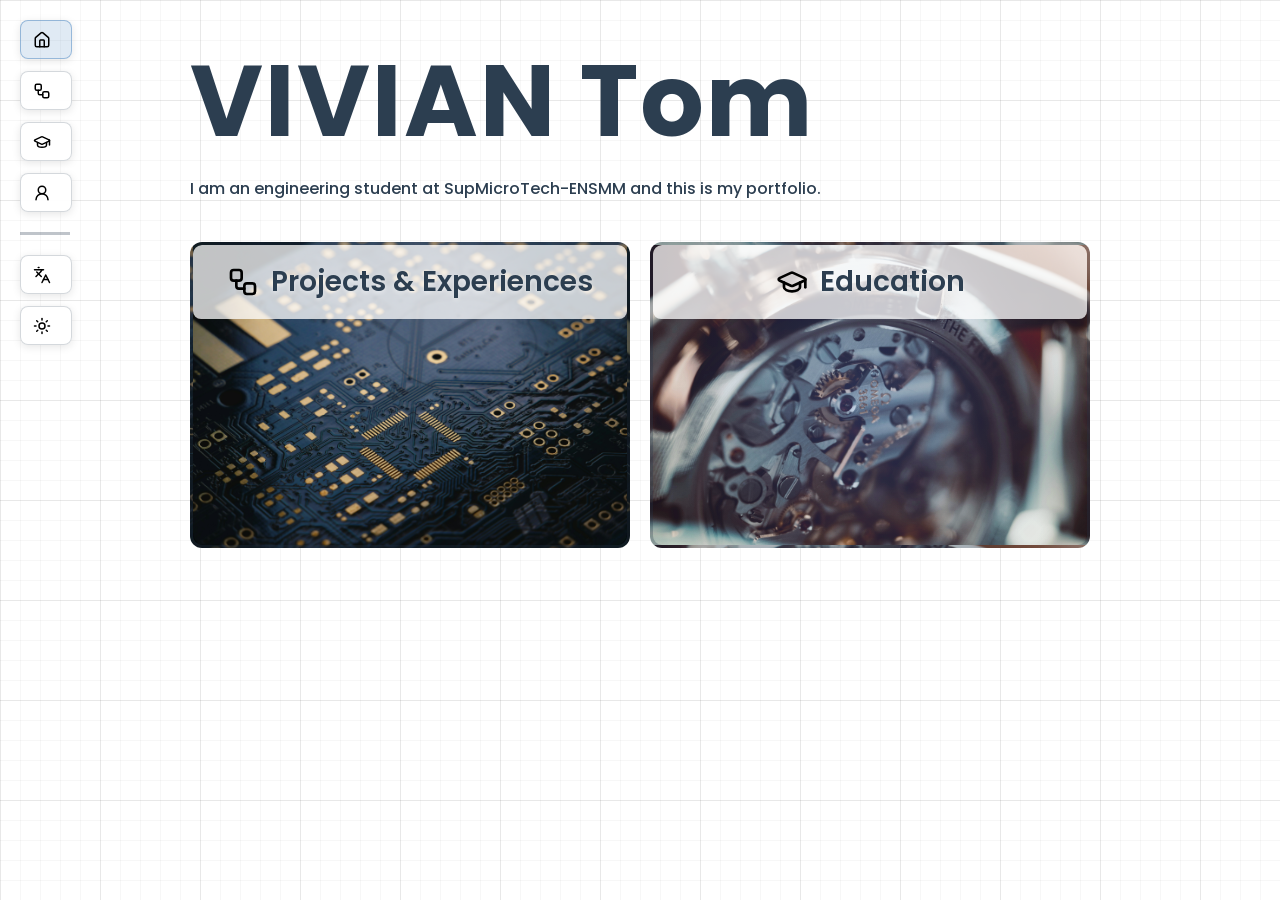
<file: index.html>
﻿<!DOCTYPE html>
<html lang="fr">
<head>
    <meta charset="UTF-8">
    <meta name="viewport" content="width=device-width, initial-scale=1.0">
    <title>Portfolio - Tom</title>
    <link rel="icon" type="image/png" sizes="32x32" href="assets/icons/favicon-32x32.png">
    
    <!-- Google Fonts -->
    <link href="https://fonts.googleapis.com/css2?family=Poppins:wght@400;600;700&display=swap" rel="stylesheet">
    
    <!-- Preload images critiques -->
    <link rel="preload" as="image" href="assets/home/engineering.jpg">
    <link rel="preload" as="image" href="assets/home/Supmicrotech.jpg">

    <!-- CSS -->
    <link rel="stylesheet" href="css/style.css">
    <link rel="stylesheet" href="css/dark-mode.css">
</head>

<body>
    <!-- Navigation Minimaliste en Haut à Gauche -->
    <nav id="top-nav" class="top-nav">
        <!-- Boutons Principaux -->
        <button class="nav-btn nav-btn-home" data-section="home" aria-label="Accueil">
            <span class="nav-icon"><img src="assets/icons/house.svg" alt="Home" class="nav-icon-img"></span>
            <span class="nav-label" data-i18n="nav.home">Accueil</span>
        </button>
        <button class="nav-btn nav-btn-projects" data-section="projects" aria-label="Projets & Expériences">
            <span class="nav-icon"><img src="assets/icons/workflow.svg" alt="Projects" class="nav-icon-img"></span>
            <span class="nav-label" data-i18n="nav.projects">Projets & Expériences</span>
        </button>
        <button class="nav-btn nav-btn-education" data-section="education" aria-label="Formation">
            <span class="nav-icon"><img src="assets/icons/graduation-cap.svg" alt="Formation" class="nav-icon-img"></span>
            <span class="nav-label" data-i18n="nav.education">Formation</span>
        </button>
        <button class="nav-btn nav-btn-contact" data-section="contact" aria-label="Me contacter">
            <span class="nav-icon"><img src="assets/icons/user-round.svg" alt="Contact" class="nav-icon-img"></span>
            <span class="nav-label" data-i18n="nav.contact">Me contacter</span>
        </button>

        <!-- Séparateur -->
        <div class="nav-separator"></div>

        <!-- Boutons Contrôles -->
        <div id="lang-toggle" class="nav-btn nav-btn-lang" role="button" aria-label="Changer de langue">
            <span class="nav-icon"><img src="assets/icons/languages.svg" alt="Language" class="nav-icon-img" id="lang-icon"></span>
            <span class="nav-label lang-selector">
                <span class="lang-option" data-lang="en">EN</span>
                <span class="lang-separator">|</span>
                <span class="lang-option" data-lang="fr">FR</span>
            </span>
        </div>
        <button id="theme-toggle" class="nav-btn nav-btn-theme" aria-label="Changer le thème">
            <span class="nav-icon"><img src="assets/icons/moon.svg" alt="Dark mode" class="nav-icon-img" id="theme-icon"></span>
            <span class="nav-label" id="theme-label" data-i18n="theme.dark">Mode sombre</span>
        </button>
    </nav>

    <!-- Contenu Principal -->
    <main id="main-content">
        <section id="home" class="page-section active">
            <div class="hero-section">
                <div class="hero-content">
                    <div class="hero-inner">
                        <h1 class="hero-title">VIVIAN Tom</h1>
                        <p class="hero-description" data-i18n="hero.subtitle" data-i18n-mode="html">Élève Ingénieur en 1ère année à <a href="https://www.supmicrotech.fr/" target="_blank" rel="noopener">SupMicroTech</a>, école de Mécanique et Microtechniques</p>
                        
                        <!-- Cases déroulables d'aperçu -->
                        <div class="preview-sections">
                            <!-- Case Projets -->
                            <details class="preview-card" data-section="projects">
                                <summary class="preview-title">
                                    <img src="assets/icons/workflow.svg" alt="Projects" class="preview-icon">
                                    <span data-i18n="nav.projects">Projets & Expériences</span>
                                </summary>
                                <div class="preview-content">
                                    <ul class="preview-list">
                                        <li data-i18n="projects.p6.title">Mu Air - Conception & Fabrication d'un simulateur d'avion</li>
                                        <li data-i18n="projects.p2.title">Mu Racing Team - Formula Student</li>
                                        <li data-i18n="projects.p3.title">Opérateur presse à injection plastique</li>
                                        <li data-i18n="projects.p4.title">TIPE – Désaturation de Roue de réaction</li>
                                        <li data-i18n="projects.p5.title">Rénovation appartements</li>
                                        <li data-i18n="projects.p7.title">Cours – CAO</li>
                                    </ul>
                                </div>
                                <p class="preview-hint" data-i18n="preview.hint">→ Cliquer pour accéder à la section</p>
                            </details>

                            <!-- Case Formation -->
                            <details class="preview-card" data-section="education">
                                <summary class="preview-title">
                                    <img src="assets/icons/graduation-cap.svg" alt="Formation" class="preview-icon">
                                    <span data-i18n="nav.education">Formation</span>
                                </summary>
                                <div class="preview-content">
                                    <ul class="preview-list">
                                        <li data-i18n="education.e1.title" data-i18n-mode="html">SupMicroTech - École Nationale Supérieure de Mécanique et Microtechniques</li>
                                        <li data-i18n="education.e2.title">CPGE (MP & MP2I)</li>
                                        <li data-i18n="education.e3.title">Lycée général</li>
                                    </ul>
                                </div>
                                <p class="preview-hint" data-i18n="preview.hint">→ Cliquer pour accéder à la section</p>
                            </details>
                        </div>
                    </div>
                </div>
            </div>
        </section>

        <section id="projects" class="page-section">
            <div class="projects-container">
                <div class="flex-container">
                    <!-- Colonne de Gauche : Compétences -->
                    <div class="skills-column">
                        <h2 class="sidebar-title"><span data-i18n="projects.skills.title">Compétences</span> <span class="skills-separator-label">-</span> <span class="skills-hard-label">Hard</span><span class="skills-separator-label">/</span><span class="skills-soft-label">Soft</span></h2>
                        <aside class="skills-sidebar">
                        <div class="skills-list">
                            <hr class="skills-separator">
                            <p class="skills-learning-label" data-i18n="projects.skills.acquired">Compétences acquises</p>
                            <button class="skill-filter skill-hard" data-target-skill="cad-creo">
                                <span data-i18n="projects.skills.cad">CAO - PTC Creo</span>
                                <span class="skill-detail" data-i18n="projects.skills.cad.detail">Modélisation 3D · Assemblages · Mises en plan · Documents techniques</span>
                            </button>
                            <button class="skill-filter skill-hard" data-target-skill="python">
                                <span data-i18n="projects.skills.python">Programmation Python</span>
                                <span class="skill-detail" data-i18n="projects.skills.python.detail">Algorithmique · Simulation numérique · Analyse de données · Bibliothèques scientifiques</span>
                            </button>
                            <button class="skill-filter skill-hard" data-target-skill="ingenierie-systeme">
                                <span data-i18n="projects.skills.system">Ingénierie Système</span>
                                <span class="skill-detail" data-i18n="projects.skills.system.detail">Analyse fonctionnelle · Architecture système · Gestion des interfaces · Cahier des charges</span>
                            </button>
                            <button class="skill-filter skill-soft" data-target-skill="travail-equipe">
                                <span data-i18n="projects.skills.team">Travail d'équipe</span>
                                <span class="skill-detail" data-i18n="projects.skills.team.detail">Collaboration pluridisciplinaire · Communication · Cohésion d'équipe</span>
                            </button>
                            <button class="skill-filter skill-soft" data-target-skill="rigueur-adaptabilite">
                                <span data-i18n="projects.skills.rigor">Rigueur & Adaptabilité</span>
                                <span class="skill-detail" data-i18n="projects.skills.rigor.detail">Précision · Méthode de travail · Gestion des imprévus</span>
                            </button>
                            <button class="skill-filter skill-soft" data-target-skill="culture-terrain">
                                <span data-i18n="projects.skills.field">Culture terrain</span>
                                <span class="skill-detail" data-i18n="projects.skills.field.detail">Production industrielle · Réalité du terrain · Poste de nuit</span>
                            </button>
                            <hr class="skills-separator">
                            <p class="skills-learning-label" data-i18n="projects.skills.learning">En cours d'acquisition</p>
                            <button class="skill-filter skill-hard" data-target-skill="production">
                                <span data-i18n="projects.skills.mrp">Gestion de Production (MRP)</span>
                                <span class="skill-detail" data-i18n="projects.skills.mrp.detail">MRP / MRP II · Gestion des stocks · Ordonnancement · Flux de production</span>
                            </button>
                            <button class="skill-filter skill-hard" data-target-skill="metrologie-industrielle">
                                <span data-i18n="projects.skills.metrology">Métrologie Industrielle</span>
                                <span class="skill-detail" data-i18n="projects.skills.metrology.detail">Incertitudes de mesure · Contrôle géométrique · Plans d'expériences · États de surface</span>
                            </button>
                            <button class="skill-filter skill-hard" data-target-skill="cotation-iso-gps">
                                <span data-i18n="projects.skills.iso">Cotation ISO / GPS</span>
                                <span class="skill-detail" data-i18n="projects.skills.iso.detail">Spécifications dimensionnelles · Géométriques · Tolérances de forme et position</span>
                            </button>
                            <button class="skill-filter skill-hard" data-target-skill="automatique-commande">
                                <span data-i18n="projects.skills.control">Automatique & Commande</span>
                                <span class="skill-detail" data-i18n="projects.skills.control.detail">Laplace · Fonctions de transfert · Stabilité · Correcteurs numériques</span>
                            </button>
                            <button class="skill-filter skill-hard" data-target-skill="developpement-java">
                                <span data-i18n="projects.skills.java">Développement Java</span>
                                <span class="skill-detail" data-i18n="projects.skills.java.detail">POO · Structures de données · Algorithmique avancée · Interface graphique (Swing)</span>
                            </button>
                            <button class="skill-filter skill-soft" data-target-skill="gestion-projet">
                                <span data-i18n="projects.skills.pm">Gestion de Projet</span>
                                <span class="skill-detail" data-i18n="projects.skills.pm.detail">Planification · Suivi d'avancement · Coordination d'équipe · Outils collaboratifs</span>
                            </button>
                        </div>
                        </aside>
                    </div>

                    <!-- Colonne de Droite : Projets -->
                    <section class="projects-column">
                        <h2 class="sidebar-title"><span data-i18n="projects.column.title">Projets & Expériences</span> <span class="sidebar-title-hint" data-i18n="projects.column.hint">- cliquer sur un projet pour voir les compétences associées</span></h2>
                        <div class="projects-list">
                        <hr class="projects-separator">
                        <p class="projects-category-label" data-i18n="projects.category.main">Projets principaux</p>
                        <!-- Projet 6 : Mu Air -->
                        <article class="project-card" data-skills="cad-creo ingenierie-systeme travail-equipe automatique-commande gestion-projet">
                            <div class="project-header">
                                <h3 class="project-title" data-i18n="projects.p6.title">Mu Air - Conception & Fabrication d'un simulateur d'avion</h3>
                                <span class="project-years">2026–Auj</span>
                                <button class="toggle-details" aria-label="Afficher les détails">▼</button>
                            </div>
                            <p class="project-summary" data-i18n="projects.p6.summary">En attente</p>
                            <div class="project-details hidden">
                                <div class="sub-project">
                                    <p class="subaction-title" data-i18n="projects.p6.sub1.title" data-i18n-mode="html"><strong>Conception & Fabrication — En cours</strong></p>
                                    <div class="subaction-body">
                                        <p data-i18n="projects.p6.sub1.context" data-i18n-mode="html"><strong>Contexte :</strong> Conception et fabrication d'un simulateur de vol au sein de l'association Mu Air — projet en cours de développement.</p>
                                        <p data-i18n="projects.p6.sub1.skills" data-i18n-mode="html"><strong>Compétences :</strong> <span class="skill-tag-hard">CAO — PTC Creo</span> · <span class="skill-tag-hard">Ingénierie système</span> · <span class="skill-tag-hard">Automatique</span> · <span class="skill-tag-soft">Travail d'équipe</span> · <span class="skill-tag-soft">Gestion de projet</span></p>
                                    </div>
                                </div>
                            </div>
                        </article>

                        <!-- Projet 2 : Mu Racing Team -->
                        <article class="project-card" data-skills="travail-equipe rigueur-adaptabilite gestion-projet">
                            <div class="project-header">
                                <h3 class="project-title" data-i18n="projects.p2.title">Mu Racing Team - Formula Student</h3>
                                <span class="project-years">Oct. 2025 – Jan. 2026</span>
                                <button class="toggle-details" aria-label="Afficher les détails">▼</button>
                            </div>
                            <p class="project-summary" data-i18n="projects.p2.summary">Organisation interne et externe, et recherche de sponsors pour l'association de sport automobile.</p>
                            <div class="project-details hidden">
                                <div class="sub-project">
                                    <p class="subaction-title" data-i18n="projects.p2.sub1.title" data-i18n-mode="html"><strong>Structuration Collaborative — Notion</strong></p>
                                    <div class="subaction-body">
                                        <p data-i18n="projects.p2.sub1.problem" data-i18n-mode="html"><strong>Contexte :</strong> L’équipe travaillait en silo — aucun espace centralisé pour partager les avancées entre départements.</p>
                                        <p data-i18n="projects.p2.sub1.action" data-i18n-mode="html"><strong>Action :</strong> Architecture et déploiement d’un workspace Notion complet (arborescence, templates, bases de données partagées).</p>
                                        <p data-i18n="projects.p2.sub1.result" data-i18n-mode="html"><strong>Impact :</strong> Documentation unifiée, suivi des tâches en temps réel, communication fluidifiée entre pôles.</p>
                                        <p data-i18n="projects.p2.sub1.skills" data-i18n-mode="html"><strong>Compétences :</strong> <span class="skill-tag-hard">Architecture de l’information</span> · <span class="skill-tag-soft">Gestion de projet</span> · <span class="skill-tag-soft">Conduite du changement</span></p>
                                    </div>
                                    <div class="project-inline-details">
                                        <p class="project-inline-label" data-i18n="projects.p2.sub1.details">Aperçu du workspace</p>
                                        <div class="project-subdetails-photos">
                                            <figure>
                                                <img src="assets/projects/mu-racing/arbre-notion.png" alt="Arborescence de la plateforme Notion" loading="lazy" />
                                                <figcaption data-i18n="projects.p2.sub1.caption1">Arborescence de la plateforme</figcaption>
                                            </figure>
                                            <figure>
                                                <img src="assets/projects/mu-racing/accueil-notion.png" alt="Page d’accueil Notion" loading="lazy" />
                                                <figcaption data-i18n="projects.p2.sub1.caption2">Page d’accueil</figcaption>
                                            </figure>
                                            <figure>
                                                <img src="assets/projects/mu-racing/chassis-notion.png" alt="Page de département - Châssis" loading="lazy" />
                                                <figcaption data-i18n="projects.p2.sub1.caption3">Page de département (Châssis)</figcaption>
                                            </figure>
                                            <figure>
                                                <img src="assets/projects/mu-racing/centre_de_document-notion.png" alt="Centre de documents Notion" loading="lazy" />
                                                <figcaption data-i18n="projects.p2.sub1.caption4">Centre de documents</figcaption>
                                            </figure>
                                        </div>
                                    </div>
                                </div>
                                <div class="sub-project">
                                    <p class="subaction-title" data-i18n="projects.p2.sub2.title" data-i18n-mode="html"><strong>Partenariat Industriel — Châssis</strong></p>
                                    <div class="subaction-body">
                                        <p data-i18n="projects.p2.sub2.problem" data-i18n-mode="html"><strong>Contexte :</strong> Sans équipements internes (découpe laser, cintreuse), la fabrication du châssis était un verrou majeur.</p>
                                        <p data-i18n="projects.p2.sub2.action" data-i18n-mode="html"><strong>Action :</strong> Prospection ciblée de sous-traitants et négociation d’un accord de mécénat industriel.</p>
                                        <p data-i18n="projects.p2.sub2.result" data-i18n-mode="html"><strong>Impact :</strong> Économie substantielle sur le budget de l’équipe.</p>
                                        <p data-i18n="projects.p2.sub2.skills" data-i18n-mode="html"><strong>Compétences :</strong> <span class="skill-tag-hard">Sourcing</span> · <span class="skill-tag-hard">Optimisation des coûts</span> · <span class="skill-tag-soft">Négociation B2B</span></p>
                                    </div>
                                </div>
                                <div class="sub-project">
                                    <p class="subaction-title" data-i18n="projects.p2.sub3.title" data-i18n-mode="html"><strong>Vitrine Digitale — Site Web</strong></p>
                                    <div class="subaction-body">
                                        <p data-i18n="projects.p2.sub3.problem" data-i18n-mode="html"><strong>Contexte :</strong> L’association manquait de visibilité pour convaincre des partenaires et exposer l’avancement du projet.</p>
                                        <p data-i18n="projects.p2.sub3.action" data-i18n-mode="html"><strong>Action :</strong> Conception et développement from scratch d’un site vitrine dédié à l’équipe.</p>
                                        <p data-i18n="projects.p2.sub3.result" data-i18n-mode="html"><strong>Impact :</strong> Support de communication professionnel, valorisant le projet auprès des sponsors et du grand public.</p>
                                        <p data-i18n="projects.p2.sub3.skills" data-i18n-mode="html"><strong>Compétences :</strong> <span class="skill-tag-hard">HTML</span> · <span class="skill-tag-hard">CSS</span> · <span class="skill-tag-hard">JavaScript</span> · <span class="skill-tag-soft">Branding</span> · <span class="skill-tag-soft">Gestion de contenu</span></p>
                                        <a class="project-link-btn" href="https://tomvivian28072005.github.io/muracingteam-site/index.html" target="_blank" rel="noopener">Voir le site ↗</a>
                                    </div>
                                </div>
                            </div>
                        </article>

                        <!-- Projet 3 : Stage Plastigray -->
                        <article class="project-card" data-skills="ingenierie-systeme travail-equipe rigueur-adaptabilite culture-terrain">
                            <div class="project-header">
                                <h3 class="project-title" data-i18n="projects.p3.title">Opérateur presse à injection plastique</h3>
                                <span class="project-years">Juil. 2025 – 2 sem.</span>
                                <button class="toggle-details" aria-label="Afficher les détails">▼</button>
                            </div>
                            <p class="project-summary" data-i18n="projects.p3.summary">Travail d'été en production de pièces plastiques par injection.</p>
                            <div class="project-details hidden">
                                <div class="sub-project">
                                    <p class="subaction-title" data-i18n="projects.p3.role" data-i18n-mode="html"><strong>Opérateur — Presse à injection plastique (nuit)</strong></p>
                                    <div class="subaction-body">
                                        <p data-i18n="projects.p3.actionsTitle" data-i18n-mode="html"><strong>Actions :</strong> Pilotage de machines de moulage par injection, suivi de production, contrôle qualité des pièces et coordination avec les équipes maintenance.</p>
                                        <p data-i18n="projects.p3.results" data-i18n-mode="html"><strong>Impact :</strong> Retour positif de la responsable — expérience concrète en milieu industriel, en poste de nuit.</p>
                                        <p data-i18n="projects.p3.skills" data-i18n-mode="html"><strong>Compétences :</strong> <span class="skill-tag-hard">Contrôle qualité</span> · <span class="skill-tag-hard">Procédures sécurité</span> · <span class="skill-tag-soft">Travail d'équipe</span> · <span class="skill-tag-soft">Culture terrain</span></p>
                                    </div>
                                </div>
                            </div>
                        </article>

                        <!-- Projet 4 : TIPE Nanosatellite -->
                        <article class="project-card" data-skills="python ingenierie-systeme gestion-projet">
                            <div class="project-header">
                                <h3 class="project-title" data-i18n="projects.p4.title">TIPE – Désaturation de Roue de réaction</h3>
                                <span class="project-years">Déc. 2024 – Juil. 2025</span>
                                <button class="toggle-details" aria-label="Afficher les détails">▼</button>
                            </div>
                            <p class="project-summary" data-i18n="projects.p4.summary">Étude d'un système de contrôle d'orientation de nanosatellite.</p>
                            <div class="project-details hidden">
                                <div class="sub-project">
                                    <p class="subaction-title" data-i18n="projects.p4.sub1.title" data-i18n-mode="html"><strong>Analyse Physique</strong></p>
                                    <div class="subaction-body">
                                        <p data-i18n="projects.p4.goal" data-i18n-mode="html"><strong>Contexte :</strong> Les perturbations orbitales saturent les roues de réaction — sans carburant, les nanosatellites doivent exploiter le champ magnétique terrestre pour désaturer tout en maintenant leur attitude.</p>
                                        <p data-i18n="projects.p4.sub1.action1" data-i18n-mode="html"><strong>Action :</strong> Modélisation de la conservation du moment cinétique et de l'interaction champ magnétique terrestre / bobines du satellite.</p>
                                        <p data-i18n="projects.p4.sub1.skills" data-i18n-mode="html"><strong>Compétences :</strong> <span class="skill-tag-hard">Mécanique du solide</span> · <span class="skill-tag-hard">Électromagnétisme</span> · <span class="skill-tag-hard">Moments cinétiques</span></p>
                                    </div>
                                </div>
                                <div class="sub-project">
                                    <p class="subaction-title" data-i18n="projects.p4.sub2.title" data-i18n-mode="html"><strong>Simulation Numérique — Python</strong></p>
                                    <div class="subaction-body">
                                        <p data-i18n="projects.p4.sub2.action" data-i18n-mode="html"><strong>Action :</strong> Développement d'un programme Python calculant le couple de chaque magnéto-coupleur pour désaturer les roues en maintenant l'attitude du satellite.</p>
                                        <p data-i18n="projects.p4.results" data-i18n-mode="html"><strong>Impact :</strong> Viabilité des magnéto-coupleurs démontrée · limites selon l'orbite identifiées · <strong>note 15,2/20</strong> au concours CCINP.</p>
                                        <p data-i18n="projects.p4.skills" data-i18n-mode="html"><strong>Compétences :</strong> <span class="skill-tag-hard">Python</span> · <span class="skill-tag-hard">Analyse numérique</span> · <span class="skill-tag-soft">Gestion de projet</span></p>
                                    </div>
                                    <div class="project-inline-details">
                                        <p data-i18n="projects.p4.docs.label">Documents du projet</p>
                                        <div class="project-links-row">
                                            <a class="project-link-btn" href="assets/projects/tipe/MCOT.pdf" target="_blank" rel="noopener">MCOT (PDF) ↗</a>
                                            <a class="project-link-btn" href="assets/projects/tipe/Presentation_TIPE.pdf" target="_blank" rel="noopener">Présentation orale ↗</a>
                                            <a class="project-link-btn" href="assets/projects/tipe/Programme_python_final.py" target="_blank" rel="noopener">Programme Python ↗</a>
                                        </div>
                                    </div>
                                </div>
                            </div>
                        </article>

                        <!-- Projet 5 : Rénovation appartement -->
                        <article class="project-card" data-skills="travail-equipe rigueur-adaptabilite culture-terrain">
                            <div class="project-header">
                                <h3 class="project-title" data-i18n="projects.p5.title">Rénovation appartements</h3>
                                <span class="project-years">2021–2023</span>
                                <button class="toggle-details" aria-label="Afficher les détails">▼</button>
                            </div>
                            <p class="project-summary" data-i18n="projects.p5.summary">Rénovation et remise en état d'un appartement.</p>
                            <div class="project-details hidden">
                                <div class="sub-project">
                                    <p class="subaction-title" data-i18n="projects.p5.sub1.title" data-i18n-mode="html"><strong>Travaux de rénovation</strong></p>
                                    <div class="subaction-body">
                                        <p data-i18n="projects.p5.actionsTitle" data-i18n-mode="html"><strong>Actions :</strong> Participation aux travaux de rénovation et remise en état d'appartements — peinture, petite maçonnerie, aménagement intérieur.</p>
                                        <p data-i18n="projects.p5.skills" data-i18n-mode="html"><strong>Compétences :</strong> <span class="skill-tag-soft">Travail d'équipe</span> · <span class="skill-tag-soft">Rigueur & Adaptabilité</span> · <span class="skill-tag-soft">Culture terrain</span></p>
                                    </div>
                                    <div class="project-inline-details">
                                        <p class="project-inline-label" data-i18n="projects.p5.photos.label">Aperçu des travaux</p>
                                        <div class="project-subdetails-photos">
                                            <figure>
                                                <img src="assets/projects/renovation/placo.jpg" alt="Pose du placo" loading="lazy" />
                                                <figcaption>Pose du placo</figcaption>
                                            </figure>
                                            <figure>
                                                <img src="assets/projects/renovation/brut.jpg" alt="État brut avant travaux" loading="lazy" />
                                                <figcaption>État brut</figcaption>
                                            </figure>
                                            <figure>
                                                <img src="assets/projects/renovation/sdb.jpg" alt="Salle de bain" loading="lazy" />
                                                <figcaption>Salle de bain</figcaption>
                                            </figure>
                                            <figure>
                                                <img src="assets/projects/renovation/cuisine.jpg" alt="Cuisine" loading="lazy" />
                                                <figcaption>Cuisine</figcaption>
                                            </figure>
                                        </div>
                                    </div>
                                </div>
                            </div>
                        </article>

                        <hr class="projects-separator">
                        <p class="projects-category-label" data-i18n="projects.category.secondary">Projets secondaires</p>

                        <!-- Projet 7 : Cours CAO -->
                        <article class="project-card" data-skills="cad-creo">
                            <div class="project-header">
                                <h3 class="project-title" data-i18n="projects.p7.title">Cours – CAO</h3>
                                <span class="project-years">Sept. 2025 – 2026</span>
                                <button class="toggle-details" aria-label="Afficher les détails">▼</button>
                            </div>
                            <p class="project-summary" data-i18n="projects.p7.summary">Apprentissage de la CAO.</p>
                            <div class="project-details hidden">
                                <div class="sub-project">
                                    <p class="subaction-title" data-i18n="projects.p7.sub1.title" data-i18n-mode="html"><strong>Apprentissage — PTC Creo</strong></p>
                                    <div class="subaction-body">
                                        <p data-i18n="projects.p7.sub1.context" data-i18n-mode="html"><strong>Contexte :</strong> Formation en conception assistée par ordinateur avec PTC Creo — modélisation 3D, mises en plan, respect de cahiers des charges.</p>
                                        <p data-i18n="projects.p7.sub1.skills" data-i18n-mode="html"><strong>Compétences :</strong> <span class="skill-tag-hard">CAO — PTC Creo</span></p>
                                    </div>
                                </div>
                            </div>
                        </article>

                        <!-- Projet 8 : Portfolio -->
                        <article class="project-card" data-skills="rigueur-adaptabilite gestion-projet">
                            <div class="project-header">
                                <h3 class="project-title" data-i18n="projects.p8.title">Portfolio personnel</h3>
                                <span class="project-years">2025 – Auj.</span>
                                <button class="toggle-details" aria-label="Afficher les détails">▼</button>
                            </div>
                            <p class="project-summary" data-i18n="projects.p8.summary">Conception et développement de ce portfolio personnel.</p>
                            <div class="project-details hidden">
                                <div class="sub-project">
                                    <p class="subaction-title" data-i18n="projects.p8.sub1.title" data-i18n-mode="html"><strong>Conception & Développement — Ce site</strong></p>
                                    <div class="subaction-body">
                                        <p data-i18n="projects.p8.sub1.context" data-i18n-mode="html"><strong>Contexte :</strong> Besoin d'un support numérique pour présenter parcours, projets et compétences de manière structurée et professionnelle.</p>
                                        <p data-i18n="projects.p8.sub1.action" data-i18n-mode="html"><strong>Action :</strong> Réflexion sur le contenu, le design et la praticité — structuration de l'information, choix des sections, mise en avant des projets et de la lisibilité.</p>
                                        <p data-i18n="projects.p8.sub1.result" data-i18n-mode="html"><strong>Impact :</strong> Site déployé et accessible en ligne, servant de vitrine professionnelle.</p>
                                        <p data-i18n="projects.p8.sub1.skills" data-i18n-mode="html"><strong>Compétences :</strong> <span class="skill-tag-soft">Design & UX</span> · <span class="skill-tag-soft">Architecture de l'information</span> · <span class="skill-tag-soft">Gestion de contenu</span></p>
                                    </div>
                                </div>
                            </div>
                        </article>

                        </div>
                    </section>
                </div>
            </div>
        </section>

        <section id="education" class="page-section">
            <div class="projects-container">
                <div class="flex-container">
                    <!-- Colonne de Gauche : Diplômes / Concours -->
                    <div class="skills-column">
                        <h2 class="sidebar-title" data-i18n="education.sidebar.title">Diplômes</h2>
                        <aside class="skills-sidebar">
                        <div class="skills-list">
                            <hr class="skills-separator">
                            <p class="skills-learning-label" data-i18n="education.sidebar.academic">Formation scolaire</p>
                            <button class="skill-filter" data-target-skill="ingenieur" data-i18n="education.sidebar.engineer">Diplôme d’ingénieur (en cours)</button>
                            <button class="skill-filter" data-target-skill="ccinp" data-i18n="education.sidebar.ccinp">Concours CCINP</button>
                            <button class="skill-filter" data-target-skill="bac" data-i18n="education.sidebar.bac">Bac général</button>
                            <hr class="skills-separator">
                            <p class="skills-learning-label" data-i18n="education.sidebar.extra">Formation extrascolaire</p>
                            <button class="skill-filter" data-target-skill="sst" data-i18n="education.sidebar.sst">Diplôme SST</button>
                        </div>
                        </aside>
                    </div>

                    <!-- Colonne de Droite : Parcours -->
                    <section class="projects-column">
                        <h2 class="sidebar-title"><span data-i18n="education.column.title">Parcours</span> <span class="sidebar-title-hint" data-i18n="education.column.hint">- cliquer sur un parcours pour voir les diplômes associés</span></h2>
                        <div class="projects-list">
                        <!-- 2025 - Auj : SupMicroTech — École Nationale Supérieure de Mécanique et des Microtechniques -->
                        <article class="project-card" data-skills="ingenieur sst">
                            <div class="project-header">
                                <h3 class="project-title" data-i18n="education.e1.title" data-i18n-mode="html">SupMicroTech<span class="project-title-sub"> — École Nationale Supérieure de Mécanique et des Microtechniques</span></h3>
                                <span class="project-years">2025–Auj.</span>
                                <button class="toggle-details" aria-label="Afficher les détails">▼</button>
                            </div>
                            <p class="project-summary" data-i18n="education.e1.summary">École d’ingénieur</p>
                            <div class="project-details hidden">
                                <p class="edu-school-desc" data-i18n="education.e1.description">École d’ingénieur spécialisée en mécanique et micromécanique de précision — Besançon.</p>
                                <div class="sub-project">
                                <details class="edu-dropdown">
                                    <summary class="edu-year-title">
                                        <strong data-i18n="education.e1.sem2.title">Semestre 2</strong>
                                        <span class="edu-year-date" data-i18n="education.e1.sem2.dates">Fév. 2026 – Juil. 2026</span>
                                    </summary>
                                    <p class="edu-info edu-info-expanded" data-i18n="education.e1.sem2.info">Semestre Bleu — 461h · 30 ECTS · 5 UE</p>
                                    <ul class="edu-dropdown-list">
                                        <li class="edu-list-title" data-i18n="education.e1.sem2.block1.title">Automatique & Commande (AUT1 — 60h)</li>
                                        <li class="edu-list-item" data-i18n="education.e1.sem2.block1.item1">Automatique continue : Laplace, fonctions de transfert (1er/2e ordre), stabilité, précision, synthèse fréquentielle.</li>
                                        <li class="edu-list-item" data-i18n="education.e1.sem2.block1.item2">Automatique échantillonnée : transformée en z, convertisseurs CNA/CAN, bloqueurs d’ordre 0, correcteurs numériques (RST, Zdan, réponse pile).</li>

                                        <li class="edu-list-title" data-i18n="education.e1.sem2.block2.title">Fabrication & Métrologie (FAB1 — 75h)</li>
                                        <li class="edu-list-item" data-i18n="education.e1.sem2.block2.item1">Cotation GPS : spécifications dimensionnelles, géométriques, de forme et états de surface.</li>
                                        <li class="edu-list-item" data-i18n="education.e1.sem2.block2.item2">Procédés de fabrication : fraisage, tournage, injection plastique, fabrication additive.</li>
                                        <li class="edu-list-item" data-i18n="education.e1.sem2.block2.item3">Métrologie & Qualité : incertitudes, plans d’expériences, contrôle géométrique et états de surface.</li>

                                        <li class="edu-list-title" data-i18n="education.e1.sem2.block3.title">Gestion de Production (PROD1 — 30h)</li>
                                        <li class="edu-list-item" data-i18n="education.e1.sem2.block3.item1">MRP / MRP II, gestion des stocks, modèles de prévision, niveaux décisionnels.</li>
                                        <li class="edu-list-item" data-i18n="education.e1.sem2.block3.item2">Implantation d’atelier, ordonnancement, gestion des données et flux de production.</li>

                                        <li class="edu-list-title" data-i18n="education.e1.sem2.block4.title">Mécanique des Milieux Continus (MMC1 + MMC2 — 74h)</li>
                                        <li class="edu-list-item" data-i18n="education.e1.sem2.block4.item1">MMC1 — Élasticité 3D : contrainte, déformation, MEF, stéréo-corrélation d’images, extensométrie.</li>
                                        <li class="edu-list-item" data-i18n="education.e1.sem2.block4.item2">MMC2 — Structures : poutres en traction, torsion et flexion (Bernoulli/Timoshenko), dynamique, flambage.</li>

                                        <li class="edu-list-title" data-i18n="education.e1.sem2.block5.title">Mathématiques & Traitement du Signal (MATH1 + TS1 — 76h)</li>
                                        <li class="edu-list-item" data-i18n="education.e1.sem2.block5.item1">Analyse statistique des données : probabilités, tests d’hypothèses, plans d’expériences, fiabilité (Weibull).</li>
                                        <li class="edu-list-item" data-i18n="education.e1.sem2.block5.item2">Calcul matriciel et vectoriel : éléments propres, opérateurs différentiels, intégrales multiples.</li>
                                        <li class="edu-list-item" data-i18n="education.e1.sem2.block5.item3">Traitement du signal : Fourier, filtrage numérique, traitement d’image, déconvolution.</li>

                                        <li class="edu-list-title" data-i18n="education.e1.sem2.block6.title">Informatique — POO Java (INFO1 — 60h)</li>
                                        <li class="edu-list-item" data-i18n="education.e1.sem2.block6.item1">Bases POO : objets, classes, structures de données séquentielles (ArrayList), lecture/écriture de fichiers.</li>
                                        <li class="edu-list-item" data-i18n="education.e1.sem2.block6.item2">Projet en binôme : algorithmique avancée (graphes, arbres, récursivité), interface graphique Swing.</li>

                                        <li class="edu-list-title" data-i18n="education.e1.sem2.block7.title">Langues & Sciences Humaines (LV1 + SHS1 — 86h)</li>
                                        <li class="edu-list-item" data-i18n="education.e1.sem2.block7.item1">Anglais : préparation LINGUASKILL, anglais pour ingénieurs, entretiens et présentations techniques.</li>
                                        <li class="edu-list-item" data-i18n="education.e1.sem2.block7.item2">Allemand (LV2)</li>
                                        <li class="edu-list-item" data-i18n="education.e1.sem2.block7.item3">SHS : Droit des organisations, gestion financière (bilan, compte de résultat, analyse financière).</li>
                                    </ul>
                                </details>
                                <p class="edu-info edu-info-collapsed" data-i18n="education.e1.sem2.summary">Semestre Bleu — deuxième semestre</p>
                                </div>
                                <div class="sub-project">
                                <details class="edu-dropdown">
                                    <summary class="edu-year-title">
                                        <strong data-i18n="education.e1.sem1.title">Semestre 1</strong>
                                        <span class="edu-year-date" data-i18n="education.e1.sem1.dates">Sept. 2025 – Jan. 2026</span>
                                    </summary>
                                    <p class="edu-info edu-info-expanded" data-i18n="education.e1.sem1.info">Semestre Jaune — 462h · 30 ECTS · 4 UE</p>
                                    <ul class="edu-dropdown-list">
                                        <li class="edu-list-title" data-i18n="education.e1.sem1.block1.title">Conception & Ingénierie Mécanique — CM1 (90h)</li>
                                        <li class="edu-list-item" data-i18n="education.e1.sem1.block1.item1">CAO 3D (Creo) : Modélisation, assemblage et documents techniques.</li>
                                        <li class="edu-list-item" data-i18n="education.e1.sem1.block1.item2">Analyse et modélisation de systèmes mécaniques : schéma cinématique, hyperstatisme.</li>
                                        <li class="edu-list-item" data-i18n="education.e1.sem1.block1.item3">Cotation fonctionnelle, dimensionnement d’une transmission de puissance, initiation PLM.</li>

                                        <li class="edu-list-title" data-i18n="education.e1.sem1.block2.title">Science des Matériaux — SDM1 (90h)</li>
                                        <li class="edu-list-item" data-i18n="education.e1.sem1.block2.item1">Structure des matériaux cristallins : cristallographie, défauts, plasticité, diffusion.</li>
                                        <li class="edu-list-item" data-i18n="education.e1.sem1.block2.item2">Métallurgie physique : aciers, alliages d’aluminium, traitements thermiques, diagrammes TTT/TRC.</li>
                                        <li class="edu-list-item" data-i18n="education.e1.sem1.block2.item3">Matériaux céramiques et polymères : microstructures, propriétés mécaniques.</li>

                                        <li class="edu-list-title" data-i18n="education.e1.sem1.block3.title">Mathématiques & Dynamique (MATH2 + DYN1 — 92h)</li>
                                        <li class="edu-list-item" data-i18n="education.e1.sem1.block3.item1">MATH2 : Calcul des variations, transformations de Fourier et Laplace, modélisation avec Mathematica.</li>
                                        <li class="edu-list-item" data-i18n="education.e1.sem1.block3.item2">DYN1 : Cinématique et dynamique des mécanismes, simulations numériques multibody.</li>

                                        <li class="edu-list-title" data-i18n="education.e1.sem1.block4.title">Optique & Électronique (OPT1 + ELEC1 — 104h)</li>
                                        <li class="edu-list-item" data-i18n="education.e1.sem1.block4.item1">OPT1 — Optique (44h) : Instruments optiques, optique matricielle, polarisation, lasers, détection.</li>
                                        <li class="edu-list-item" data-i18n="education.e1.sem1.block4.item2">ELEC1 — Électronique (60h) : Simulation SPICE, AOP, composants semi-conducteurs, logique combinatoire/séquentielle, CAN/CNA.</li>

                                        <li class="edu-list-title" data-i18n="education.e1.sem1.block5.title">Langues & Sciences Humaines (LV2 + SHS2 — 86h)</li>
                                        <li class="edu-list-item" data-i18n="education.e1.sem1.block5.item1">Anglais (LV1) : Anglais pour ingénieurs, préparation BULATS, CV et entretiens en anglais.</li>
                                        <li class="edu-list-item" data-i18n="education.e1.sem1.block5.item2">Allemand (LV2)</li>
                                        <li class="edu-list-item" data-i18n="education.e1.sem1.block5.item3">SHS2 : Communication professionnelle, normes de l’écrit, projet professionnel, CV et lettre de motivation.</li>
                                    </ul>
                                </details>
                                <p class="edu-info edu-info-collapsed" data-i18n="education.e1.sem1.summary">Semestre Jaune — premier semestre</p>
                                </div>

                            </div>
                        </article>

                        <!-- 2023 - 2025 : Prépa -->
                        <article class="project-card" data-skills="prepa ccinp">
                            <div class="project-header">
                                <h3 class="project-title" data-i18n="education.e2.title">Prépa</h3>
                                <span class="project-years">2023–2025</span>
                                <button class="toggle-details" aria-label="Afficher les détails">▼</button>
                            </div>
                            <p class="project-summary" data-i18n="education.e2.summary">Lycée Victor Hugo</p>
                            <div class="project-details hidden">
                                <p class="edu-school-desc" data-i18n="education.e2.description">Classes préparatoires aux grandes écoles — Lycée Victor Hugo, Besançon.</p>
                                <div class="sub-project">
                                <details class="edu-dropdown">
                                    <summary class="edu-year-title">
                                        <strong data-i18n="education.e2.mp.title">MP — classe étoilée</strong>
                                        <span class="edu-year-date" data-i18n="education.e2.mp.dates">2024–2025</span>
                                    </summary>
                                    <p class="edu-info edu-info-expanded" data-i18n="education.e2.mp.summary">Approfondissement en mathématiques et physique</p>
                                    <ul class="edu-dropdown-list">
                                        <li class="edu-list-title" data-i18n="education.e2.mp.block1.title">Mathématiques</li>
                                        <li class="edu-list-item" data-i18n="education.e2.mp.block1.item1">Algèbre Linéaire et Bilinéaire</li>
                                        <li class="edu-list-item" data-i18n="education.e2.mp.block1.item2">Topologie et Analyse</li>
                                        <li class="edu-list-item" data-i18n="education.e2.mp.block1.item3">Séries et Intégrales (Convergence)</li>
                                        <li class="edu-list-item" data-i18n="education.e2.mp.block1.item4">Probabilités et Statistiques</li>
                                        <li class="edu-list-item" data-i18n="education.e2.mp.block1.item5">Géométrie Différentielle</li>

                                        <li class="edu-list-title" data-i18n="education.e2.mp.block2.title">Physique</li>
                                        <li class="edu-list-item" data-i18n="education.e2.mp.block2.item1">Électromagnétisme</li>
                                        <li class="edu-list-item" data-i18n="education.e2.mp.block2.item2">Mécanique du Solide</li>
                                        <li class="edu-list-item" data-i18n="education.e2.mp.block2.item3">Physique Quantique et Statistique</li>
                                        <li class="edu-list-item" data-i18n="education.e2.mp.block2.item4">Optique Ondulatoire</li>
                                        <li class="edu-list-item" data-i18n="education.e2.mp.block2.item5">Thermodynamique Statistique</li>

                                        <li class="edu-list-title" data-i18n="education.e2.mp.block3.title">Sciences de l'Ingénieur (SI)</li>
                                        <li class="edu-list-item" data-i18n="education.e2.mp.block3.item1">Systèmes Linéaires Asservis</li>
                                        <li class="edu-list-item" data-i18n="education.e2.mp.block3.item2">Modélisation par Graphes de Liaison</li>
                                        <li class="edu-list-item" data-i18n="education.e2.mp.block3.item3">Mécanique des Mécanismes (Liaisons, Torseurs)</li>
                                        <li class="edu-list-item" data-i18n="education.e2.mp.block3.item4">Analyse de la Valeur et Conception</li>

                                        <li class="edu-list-title" data-i18n="education.e2.mp.block4.title">Informatique (Tronc Commun)</li>
                                        <li class="edu-list-item" data-i18n="education.e2.mp.block4.item1">Algorithmique de base (Python)</li>
                                        <li class="edu-list-item" data-i18n="education.e2.mp.block4.item2">Analyse de données et Graphes</li>
                                        <li class="edu-list-item" data-i18n="education.e2.mp.block4.item3">Simulation Numérique</li>
                                        <li class="edu-list-item" data-i18n="education.e2.mp.block4.item4">Bases de Données SQL (base)</li>
                                        <li class="edu-list-title" data-i18n="education.e2.mp.block5.title">Langues</li>
                                        <li class="edu-list-item" data-i18n="education.e2.mp.block5.item1">Anglais</li>
                                        <li class="edu-list-item" data-i18n="education.e2.mp.block5.item2">Français Philosophie</li>
                                    </ul>
                                </details>
                                <p class="edu-info edu-info-collapsed" data-i18n="education.e2.mp.summary">Approfondissement en mathématiques et physique théorique</p>
                                </div>
                                <div class="sub-project">
                                <details class="edu-dropdown">
                                    <summary class="edu-year-title">
                                        <strong data-i18n="education.e2.mp2i.title">MP2I</strong>
                                        <span class="edu-year-date" data-i18n="education.e2.mp2i.dates">2023–2024</span>
                                    </summary>
                                    <p class="edu-info edu-info-expanded" data-i18n="education.e2.mp2i.summary">Mathématiques, informatique et sciences de l’ingénieur</p>
                                    <ul class="edu-dropdown-list">
                                        <li class="edu-list-title" data-i18n="education.e2.mp2i.block1.title">Mathématiques</li>
                                        <li class="edu-list-item" data-i18n="education.e2.mp2i.block1.item1">Algèbre Linéaire</li>
                                        <li class="edu-list-item" data-i18n="education.e2.mp2i.block1.item2">Analyse Réelle et Complexe</li>
                                        <li class="edu-list-item" data-i18n="education.e2.mp2i.block1.item3">Arithmétique</li>
                                        <li class="edu-list-item" data-i18n="education.e2.mp2i.block1.item4">Probabilités Discrètes</li>
                                        <li class="edu-list-item" data-i18n="education.e2.mp2i.block1.item5">Structures Algébriques</li>

                                        <li class="edu-list-title" data-i18n="education.e2.mp2i.block2.title">Sciences de l'Ingénieur (SI)</li>
                                        <li class="edu-list-item" data-i18n="education.e2.mp2i.block2.item1">Automatique (Asservissements)</li>
                                        <li class="edu-list-item" data-i18n="education.e2.mp2i.block2.item2">Cinématique et Statique</li>
                                        <li class="edu-list-item" data-i18n="education.e2.mp2i.block2.item3">Théorie des Systèmes</li>
                                        <li class="edu-list-item" data-i18n="education.e2.mp2i.block2.item4">Modélisation Multiphysique</li>

                                        <li class="edu-list-title" data-i18n="education.e2.mp2i.block3.title">Informatique</li>
                                        <li class="edu-list-item" data-i18n="education.e2.mp2i.block3.item1">Algorithmique et Complexité</li>
                                        <li class="edu-list-item" data-i18n="education.e2.mp2i.block3.item2">Structures de Données</li>
                                        <li class="edu-list-item" data-i18n="education.e2.mp2i.block3.item3">Programmation C (base)</li>
                                        <li class="edu-list-item" data-i18n="education.e2.mp2i.block3.item4">Logique et Architecture</li>

                                        <li class="edu-list-title" data-i18n="education.e2.mp2i.block4.title">Physique-Chimie</li>
                                        <li class="edu-list-item" data-i18n="education.e2.mp2i.block4.item1">Électrocinétique</li>
                                        <li class="edu-list-item" data-i18n="education.e2.mp2i.block4.item2">Mécanique du Point</li>
                                        <li class="edu-list-item" data-i18n="education.e2.mp2i.block4.item3">Thermodynamique</li>
                                        <li class="edu-list-item" data-i18n="education.e2.mp2i.block4.item4">Optique Géométrique</li>
                                        <li class="edu-list-title" data-i18n="education.e2.mp2i.block5.title">Langues</li>
                                        <li class="edu-list-item" data-i18n="education.e2.mp2i.block5.item1">Anglais</li>
                                        <li class="edu-list-item" data-i18n="education.e2.mp2i.block5.item2">Français Philosophie</li>
                                    </ul>
                                </details>
                                <p class="edu-info edu-info-collapsed" data-i18n="education.e2.mp2i.summary">Mathématiques, physique, informatique et sciences de l’ingénieur</p>
                                </div>
                                <p data-i18n="education.e2.result" data-i18n-mode="html"><strong>Impact :</strong> Réussite du concours CCINP · intégration de SupMicroTech (ENSMM).</p>
                            </div>
                        </article>

                        <!-- 2020 - 2023 : Lycée -->
                        <article class="project-card" data-skills="bac">
                            <div class="project-header">
                                <h3 class="project-title" data-i18n="education.e3.title">Lycée général</h3>
                                <span class="project-years">2020–2023</span>
                                <button class="toggle-details" aria-label="Afficher les détails">▼</button>
                            </div>
                            <p class="project-summary" data-i18n="education.e3.summary">Lycée Augustin Cournot</p>
                            <div class="project-details hidden">
                                <div class="sub-project">
                                    <p class="subaction-title" data-i18n-mode="html"><strong>Terminale générale</strong> <span class="edu-year-date">2022–2023</span></p>
                                    <div class="subaction-body">
                                        <p data-i18n="education.e3.year1.info">Spécialités Maths et Physique · Maths experte · Langue européenne Anglais</p>
                                    </div>
                                </div>
                                <div class="sub-project">
                                    <p class="subaction-title" data-i18n-mode="html"><strong>Première générale</strong> <span class="edu-year-date">2021–2022</span></p>
                                    <div class="subaction-body">
                                        <p data-i18n="education.e3.year2.info">Spécialités Maths, Physique et Informatique · Langue européenne Anglais</p>
                                    </div>
                                </div>
                                <div class="sub-project">
                                    <p class="subaction-title" data-i18n-mode="html"><strong>Seconde générale</strong> <span class="edu-year-date">2020–2021</span></p>
                                    <div class="subaction-body">
                                        <p data-i18n="education.e3.year3.info">Option TSI (Technologie et science de l'ingénieur) · Langue européenne Anglais</p>
                                    </div>
                                </div>
                                <p data-i18n="education.e3.result" data-i18n-mode="html"><strong>Résultat :</strong> Bac général Maths/Physique, mention bien · Maths experte · Langue européenne Anglais</p>
                            </div>
                        </article>

                        </div>
                    </section>
                </div>
            </div>
        </section>

        <section id="contact" class="page-section">
            <div class="hero-section">
                <div class="hero-content">
                    <div class="hero-inner">
                        <h1 class="hero-title" data-i18n="contact.title">ME CONTACTER</h1>
                        <p class="hero-description" data-i18n="contact.intro">N'hésitez pas à me contacter pour discuter de projets, d'opportunités ou simplement pour échanger. Je suis toujours ouvert aux nouvelles rencontres professionnelles.</p>
                        <p class="hero-description" data-i18n="contact.internship">Je recherche un stage d'ingénieur de 20 à 24 semaines débutant dès le mois d'août 2026. Mon objectif est de m'investir dans une mission qui fait le pont entre la réflexion en bureau d'études et la réalité de la production en atelier.</p>
                        <p class="hero-description" data-i18n="contact.internship-continued">Fort d'une première expérience concrète en tant qu'opérateur de presse en milieu industriel, j'ai acquis une vision pragmatique des défis du terrain. Je souhaite mettre cette double approche au service de l'optimisation des méthodes, du pilotage de la production ou du déploiement de solutions liées à l'industrie 4.0. Je suis particulièrement motivé par les environnements innovants où la technique et l'organisation se rejoignent pour améliorer l'efficacité opérationnelle.</p>
                        <!-- Section Contact Classique -->
                        <div class="contact-section">
                            <div class="contact-buttons">
                                <a href="mailto:tom.vivian@supmicrotech.fr" target="_blank" class="contact-btn">
                                    <span class="btn-icon">✉</span>
                                    <span class="btn-text" data-i18n="contact.btn.email">Envoyer un Email</span>
                                </a>
                                <a href="https://www.linkedin.com/in/tom-vivian-467822323" target="_blank" class="contact-btn">
                                    <span class="btn-icon">in</span>
                                    <span class="btn-text" data-i18n="contact.btn.linkedin">Mon LinkedIn</span>
                                </a>
                                <a href="assets/documents/CV_Tom_VIVIAN.pdf" class="contact-btn" download data-i18n-attr="href" data-i18n-attr-key="contact.btn.cv.href">
                                    <span class="btn-icon">⬇</span>
                                    <span class="btn-text" data-i18n="contact.btn.cv">Télécharger mon CV</span>
                                </a>
                            </div>

                        </div>
                    </div>
                </div>
            </div>
        </section>

        <div id="image-lightbox" class="image-lightbox" aria-hidden="true">
            <button class="lightbox-close" aria-label="Fermer">×</button>
            <img id="lightbox-img" alt="" />
        </div>
    </main>

    <!-- Fallback si JavaScript désactivé -->
    <noscript>
        <div style="text-align:center;padding:40px;font-family:'Poppins',sans-serif;color:#2c3e50;">
            <h1>Portfolio - Tom VIVIAN</h1>
            <p>Ce site nécessite JavaScript pour fonctionner. Veuillez l'activer dans votre navigateur.</p>
        </div>
    </noscript>

    <!-- Scripts -->
    <script type="module" src="js/orbit-carousel.js"></script>
    <script type="module" src="js/main.js"></script>
    <script type="module" src="js/projects.js"></script>
</body>
</html>
</file>
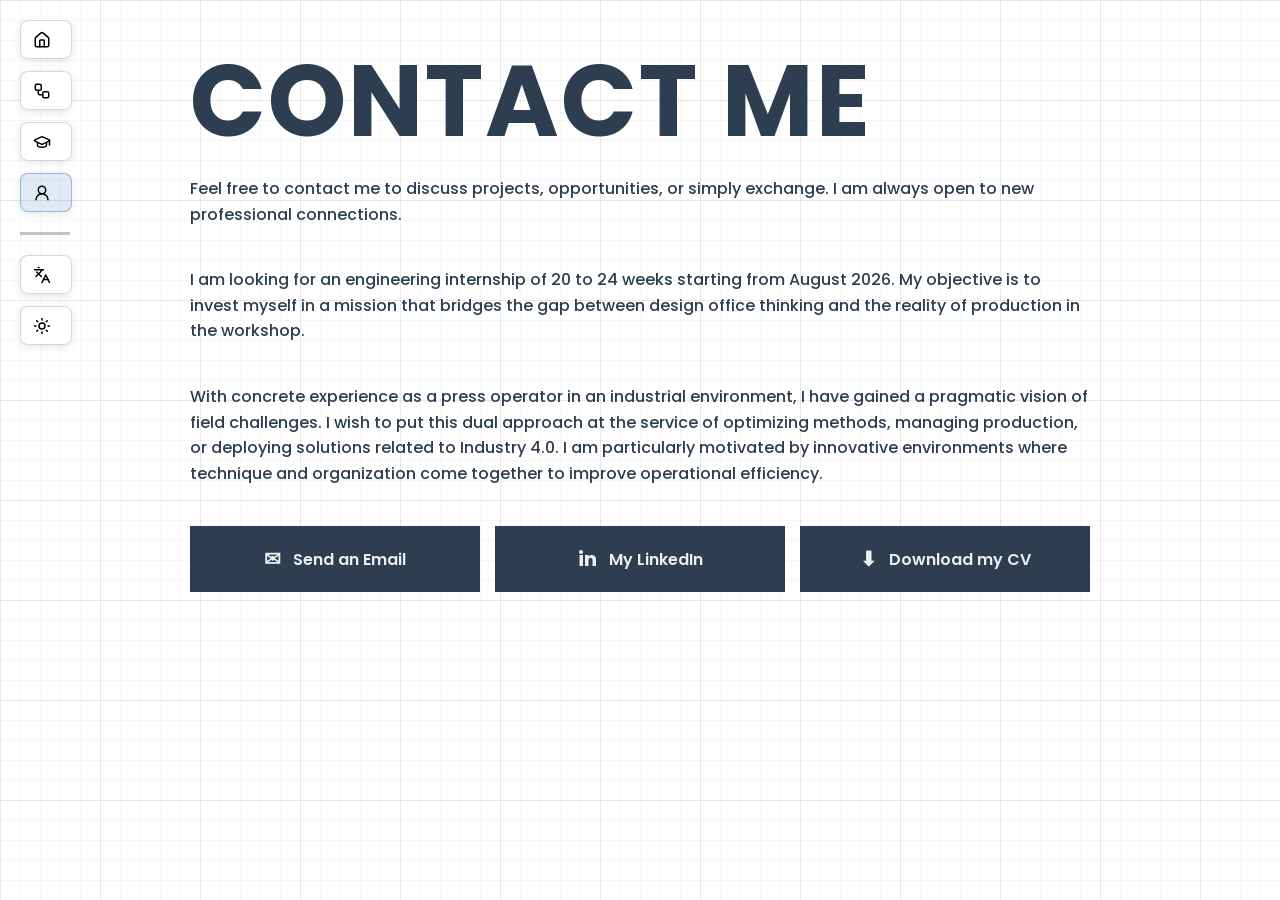
<file: contact.html>
<!DOCTYPE html>
<html lang="fr">
<head>
    <meta charset="UTF-8">
    <meta name="viewport" content="width=device-width, initial-scale=1.0">
    <title>Redirection…</title>
    <link rel="icon" type="image/png" sizes="32x32" href="assets/favicon-32x32.png">
    <meta http-equiv="refresh" content="0; url=index.html#contact">
    <script>
        window.location.replace('index.html#contact');
    </script>
</head>
<body>
    <p>Redirection vers <a href="index.html#contact">Contact</a>…</p>
</body>
</html>
</file>
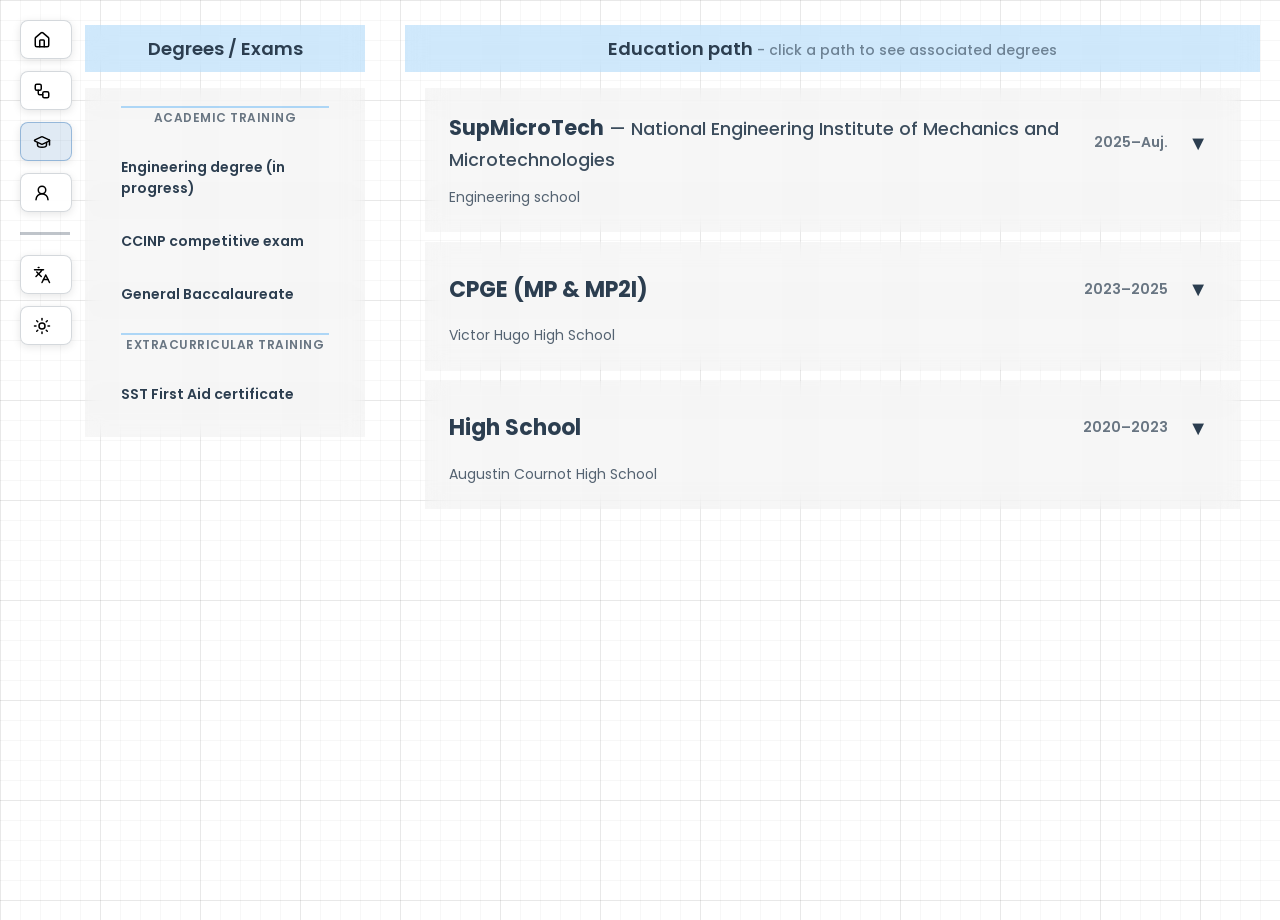
<file: education.html>
<!DOCTYPE html>
<html lang="fr">
<head>
    <meta charset="UTF-8">
    <meta name="viewport" content="width=device-width, initial-scale=1.0">
    <title>Redirection…</title>
    <link rel="icon" type="image/png" sizes="32x32" href="assets/favicon-32x32.png">
    <meta http-equiv="refresh" content="0; url=index.html#education">
    <script>
        window.location.replace('index.html#education');
    </script>
</head>
<body>
    <p>Redirection vers <a href="index.html#education">Éducation</a>…</p>
</body>
</html>
</file>
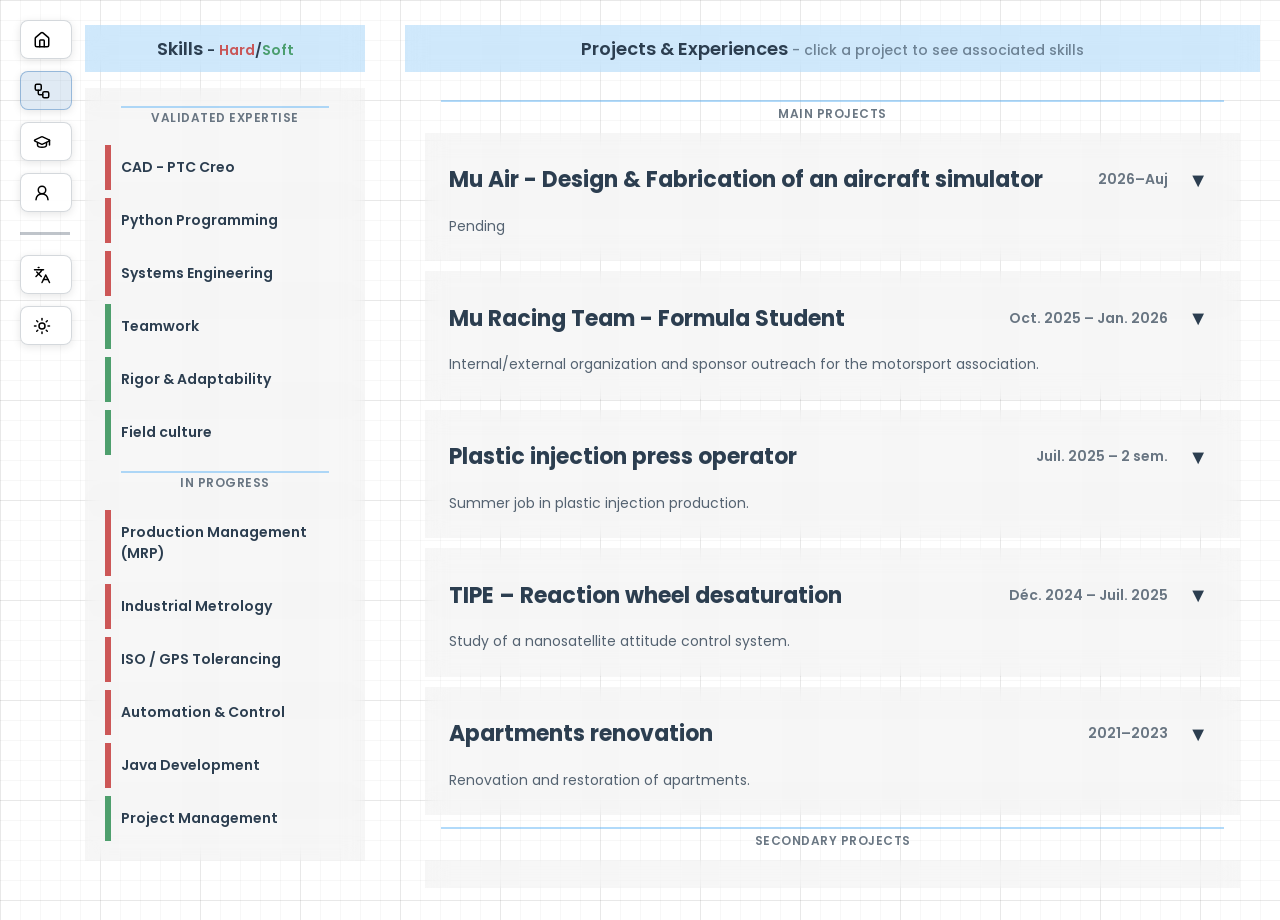
<file: projets.html>
<!DOCTYPE html>
<html lang="fr">
<head>
    <meta charset="UTF-8">
    <meta name="viewport" content="width=device-width, initial-scale=1.0">
    <title>Redirection…</title>
    <link rel="icon" type="image/png" sizes="32x32" href="assets/favicon-32x32.png">
    <meta http-equiv="refresh" content="0; url=index.html#projects">
    <script>
        window.location.replace('index.html#projects');
    </script>
</head>
<body>
    <p>Redirection vers <a href="index.html#projects">Projets</a>…</p>
</body>
</html>
</file>
<file: css/style.css>
#education .project-title[data-i18n="education.e1.title"] {
  font-size: 1.3rem;
  font-weight: 700;
}
#education .project-title-sub {
  font-size: 1.1rem;
  font-weight: 500;
  opacity: 0.92;
}

:root {
    --text-color: #2c3e50;
    --bg-color: #ffffff;
}

body.dark-mode {
  --text-color: #e0e0e0;
  --bg-color: #1a1a1e;
}

/* ========== POLICES DE BASE ========== */

* {
    font-family: 'Poppins', sans-serif;
}

body {
    background-color: #ffffff;
    background-image: 
      linear-gradient(rgba(0, 0, 0, 0.03) 1px, transparent 1px),
      linear-gradient(90deg, rgba(0, 0, 0, 0.03) 1px, transparent 1px),
      linear-gradient(rgba(0, 0, 0, 0.06) 1px, transparent 1px),
      linear-gradient(90deg, rgba(0, 0, 0, 0.06) 1px, transparent 1px);
    background-size: 20px 20px, 20px 20px, 100px 100px, 100px 100px;
    color: var(--text-color);
    margin: 0;
    padding: 0;
    overflow: hidden;
}

/* Scrollbar styling général */
::-webkit-scrollbar {
  width: 10px;
}

::-webkit-scrollbar-track {
  background: rgba(0, 0, 0, 0.05);
}

::-webkit-scrollbar-thumb {
  background: rgba(100, 181, 246, 0.5);
  border-radius: 5px;
}

::-webkit-scrollbar-thumb:hover {
  background: rgba(100, 181, 246, 0.7);
}

body.dark-mode ::-webkit-scrollbar-track {
  background: rgba(255, 255, 255, 0.05);
}

body.dark-mode ::-webkit-scrollbar-thumb {
  background: rgba(100, 181, 246, 0.4);
}

body.dark-mode ::-webkit-scrollbar-thumb:hover {
  background: rgba(100, 181, 246, 0.6);
}

#main-content {
    padding: 10px 20px;
    margin-left: 0;
    position: relative;
    z-index: 2;
    overflow: hidden;
}

.page-section {
  display: none;
  width: 100%;
}

.page-section.active {
  display: block;
}

/* ========== SECTION HERO ========== */

.hero-section {
  display: flex;
  align-items: flex-start;
  justify-content: center;
  min-height: auto;
  width: 100%;
  padding-top: 4vh;
  padding-bottom: 12px;
}

.hero-content {
  width: 100%;
}

.hero-inner {
  width: 100%;
  max-width: 900px;
  margin: 0 auto;
}

.hero-title {
  text-align: left;
  font-weight: 700;
  margin: 0 0 20px 0;
  letter-spacing: 2px;
  white-space: nowrap;
  color: var(--text-color);
  position: relative;
  z-index: 10;
}

.hero-description {
  text-align: left;
  font-weight: 500;
  font-size: 18px;
  line-height: 1.6;
  margin: 0 0 40px 0;
  opacity: 1;
  color: var(--text-color);
  position: relative;
  z-index: 10;
}

.hero-description a,
.hero-description a:hover,
.hero-description a:focus,
.hero-description a:active,
.hero-description a:visited {
  color: inherit;
  font: inherit;
  text-decoration: none;
  cursor: pointer;
}

/* ========== PREVIEW SECTIONS (HOME PAGE) ========== */

.preview-sections {
  margin-top: 40px;
  display: grid;
  grid-template-columns: 1fr 1fr;
  gap: 20px;
  width: 100%;
  max-width: 900px;
}

.preview-card {
  background: rgba(255, 255, 255, 0.5);
  border: 3px solid rgba(44, 62, 80, 0.3);
  border-radius: 12px;
  padding: 0;
  cursor: pointer;
  transition: all 0.3s ease;
  align-self: start;
  min-height: 300px;
  background-size: cover;
  background-position: center;
  position: relative;
  overflow: hidden;
  display: flex;
  flex-direction: column;
  align-items: center;
  justify-content: center;
}

.preview-card::before {
  content: '';
  position: absolute;
  top: 0;
  left: 0;
  right: 0;
  bottom: 0;
  background: rgba(255, 255, 255, 0.02);
  z-index: 1;
  pointer-events: none;
  transition: all 0.3s ease;
  border-radius: 12px;
}

.preview-card[data-section="projects"] {
  background-image: url('../assets/home/engineering.jpg');
}

.preview-card[data-section="education"] {
  background-image: 
    radial-gradient(circle at center, rgba(66, 135, 245, 0.32) 0%, rgba(66, 135, 245, 0.18) 55%, rgba(66, 135, 245, 0.08) 100%),
    url('../assets/home/Supmicrotech.jpg');
}

.preview-card:hover {
  border-color: rgba(44, 62, 80, 0.5);
  box-shadow: 0 4px 12px rgba(0, 0, 0, 0.08);
  transform: scale(1.05);
}

.preview-card:hover::before {
  background: rgba(66, 135, 245, 0.3);
}

.preview-card[open]::before {
  background: rgba(255, 255, 255, 0);
}

.preview-card[open]:hover::before {
  background: rgba(200, 210, 220, 0.88);
}

.preview-card[open] {
  background-color: rgba(255, 255, 255, 0.98);
  align-items: flex-start;
}

.preview-title {
  display: flex;
  align-items: center;
  justify-content: center;
  gap: 12px;
  padding: 16px 20px;
  font-size: 28px;
  font-weight: 600;
  color: #2c3e50;
  list-style: none;
  user-select: none;
  cursor: pointer;
  position: relative;
  z-index: 2;
  text-align: center;
  transition: all 0.3s ease;
  text-shadow: 0 2px 4px rgba(255, 255, 255, 0.5);
  background: rgba(255, 255, 255, 0.75);
  border-radius: 8px;
}

.preview-title::marker {
  display: none;
}

.preview-icon {
  width: 32px;
  height: 32px;
  display: block;
  flex-shrink: 0;
}

.preview-card:hover .preview-title {
  font-size: 16px;
  position: absolute;
  top: 16px;
  left: 20px;
  right: auto;
  padding: 0;
  justify-content: flex-start;
  gap: 8px;
  text-shadow: none;
  background: none;
}

.preview-card:hover .preview-icon {
  width: 24px;
  height: 24px;
}

.preview-title:hover {
  transform: scale(1.05);
}

.preview-content {
  display: none;
  padding: 0 20px 16px;
  border-top: 1px solid rgba(44, 62, 80, 0.1);
  position: relative;
  z-index: 2;
  text-align: left;
  width: 100%;
  box-sizing: border-box;
  overflow: visible;
}

.preview-card[open] .preview-content {
  display: block;
}

.preview-list {
  margin: 0;
  padding-left: 20px;
  list-style-position: outside;
  text-align: left;
  width: 100%;
}

.preview-list li {
  margin: 8px 0;
  color: var(--text-color);
  opacity: 0.85;
  font-size: 14px;
  text-align: left;
}

/* Augmente la taille du texte uniquement pour SupMicroTech dans la section formation */


.preview-hint {
  position: absolute;
  bottom: 12px;
  left: 0;
  right: 0;
  padding: 0 20px;
  margin: 0;
  color: var(--text-color);
  opacity: 0.6;
  font-size: 12px;
  font-style: italic;
  text-align: center;
  z-index: 3;
}

/* Dark mode */

body.dark-mode {
  background-color: #1a1a1e;
  background-image: 
    linear-gradient(rgba(255, 255, 255, 0.03) 1px, transparent 1px),
    linear-gradient(90deg, rgba(255, 255, 255, 0.03) 1px, transparent 1px),
    linear-gradient(rgba(255, 255, 255, 0.06) 1px, transparent 1px),
    linear-gradient(90deg, rgba(255, 255, 255, 0.06) 1px, transparent 1px);
  background-size: 20px 20px, 20px 20px, 100px 100px, 100px 100px;
}

body.dark-mode .preview-card {
  background-color: rgba(45, 45, 50, 0.5);
  border-color: rgba(200, 200, 200, 0.3);
}

body.dark-mode .preview-card::before {
  background: radial-gradient(circle at center, rgba(255, 255, 255, 0.1) 0%, rgba(0, 0, 0, 0.6) 60%, rgba(0, 0, 0, 0.85) 100%);
}

body.dark-mode .preview-title {
  background: rgba(44, 62, 80, 0.7);
  color: #fff;
  text-shadow: 0 2px 4px rgba(0, 0, 0, 0.3);
}

body.dark-mode .preview-card[data-section="education"] {
  background-image: 
    linear-gradient(135deg, rgba(66, 135, 245, 0.3), rgba(66, 135, 245, 0.15)),
    url('../assets/home/Supmicrotech.jpg');
}

body.dark-mode .preview-card:hover .preview-title {
  background: none;
}

body.dark-mode .preview-card:hover::before {
  background: rgba(25, 25, 30, 0.92);
}

body.dark-mode .preview-card:hover {
  border-color: rgba(200, 200, 200, 0.5);
}

body.dark-mode .preview-card[open] {
  background-color: rgba(45, 45, 50, 0.98);
}

body.dark-mode .preview-icon {
  filter: invert(1) brightness(0.9);
}

body.dark-mode .preview-hint {
  border-top-color: rgba(200, 200, 200, 0.15);
}

/* Responsive page d'accueil */

@media (max-width: 768px) {
  .preview-sections {
    grid-template-columns: 1fr;
    gap: 16px;
    margin-top: 24px;
  }

  .hero-section {
    padding-top: 60px;
    padding-bottom: 20px;
  }

  .hero-inner {
    max-width: 95%;
    padding: 0 8px;
  }

  .hero-title {
    font-size: 36px !important;
    white-space: normal;
    word-break: break-word;
    line-height: 1.2;
  }

  .hero-description {
    font-size: 14px !important;
    margin-bottom: 24px;
    line-height: 1.5;
  }

  .preview-card {
    min-height: 180px;
  }

  /* Désactiver tous les effets hover sur petit écran (tactile) */
  .preview-card:hover {
    transform: none !important;
    box-shadow: none !important;
    border-color: rgba(44, 62, 80, 0.3) !important;
  }

  .preview-card:hover::before {
    background: rgba(255, 255, 255, 0.02) !important;
  }

  .preview-card[open]:hover::before {
    background: rgba(255, 255, 255, 0) !important;
  }

  .preview-card:hover .preview-title {
    font-size: 18px !important;
    position: relative !important;
    top: auto !important;
    left: auto !important;
    right: auto !important;
    padding: 12px 14px !important;
    justify-content: center !important;
    gap: 10px !important;
    text-shadow: 0 2px 4px rgba(255, 255, 255, 0.5) !important;
    background: rgba(255, 255, 255, 0.75) !important;
  }

  .preview-card:hover .preview-icon {
    width: 24px !important;
    height: 24px !important;
  }

  .preview-title:hover {
    transform: none !important;
  }

  /* Masquer le hint "cliquer pour voir" */
  .preview-hint {
    display: none !important;
  }

  .preview-title {
    font-size: 18px;
    padding: 12px 14px;
    gap: 10px;
  }

  .preview-icon {
    width: 24px;
    height: 24px;
  }

  .preview-list li {
    font-size: 13px;
    margin: 6px 0;
  }

  #main-content {
    padding: 8px 10px;
  }
}

@media (max-width: 480px) {
  .hero-title {
    font-size: 28px !important;
    letter-spacing: 1px;
  }

  .hero-description {
    font-size: 13px !important;
    margin-bottom: 20px;
  }

  .preview-sections {
    margin-top: 20px;
    gap: 12px;
  }

  .preview-card {
    min-height: 150px;
    border-radius: 8px;
  }

  .preview-title {
    font-size: 16px;
    padding: 10px 12px;
    gap: 8px;
  }

  .preview-icon {
    width: 20px;
    height: 20px;
  }

  .preview-list li {
    font-size: 12px;
  }

  .preview-content {
    padding: 0 14px 12px;
  }
}

/* ========== SKILL ORBIT ========== */

.orbit-container {
  position: relative;
  width: 100%;
  margin-top: 30px;
  display: flex;
  align-items: center;
  justify-content: center;
  gap: 15px;
}

.skill-orbit {
  position: relative;
  width: 100%;
  height: 400px;
  background: rgba(0, 0, 0, 0.01);
  border-radius: 15px;
  border: 1px solid rgba(44, 62, 80, 0.1);
  overflow: hidden;
  transition: opacity 0.3s ease;
  cursor: pointer;
  backdrop-filter: blur(8px);
}

.skill-orbit:hover {
  background: rgba(0, 0, 0, 0.01);
  border-color: rgba(44, 62, 80, 0.1);
}

.orbit-background-title {
  position: absolute;
  top: 50%;
  left: 50%;
  transform: translate(-50%, -50%);
  font-size: 80px;
  font-weight: 800;
  color: rgba(44, 62, 80, 0.15);
  user-select: none;
  pointer-events: none;
  z-index: 1;
  letter-spacing: 3px;
  white-space: nowrap;
  max-width: 90%;
  overflow: hidden;
  text-overflow: ellipsis;
}

.skill-orbit.hidden {
  display: none;
}

.orbit-nav {
  position: absolute;
  top: 50%;
  transform: translateY(-50%);
  width: auto;
  height: auto;
  background: transparent;
  border: none;
  cursor: pointer;
  user-select: none;
  transition: all 0.3s ease;
  z-index: 100;
  opacity: 0.8;
  font-size: 50px;
  color: rgba(44, 62, 80, 0.8);
  line-height: 1;
  padding: 10px;
  display: flex;
  align-items: center;
  justify-content: center;
  pointer-events: auto;
}

.orbit-nav:hover {
  opacity: 1;
  color: var(--text-color);
  transform: translateY(-50%) scale(1.2);
}

.orbit-nav-left {
  left: 10px;
}

.orbit-nav-right {
  right: 10px;
}

.gravity-btn {
  position: absolute;
  top: 10px;
  right: 10px;
  width: 35px;
  height: 35px;
  background: rgba(255, 255, 255, 0.8);
  border: 2px solid rgba(44, 62, 80, 0.2);
  border-radius: 50%;
  font-size: 18px;
  cursor: pointer;
  z-index: 100;
  transition: all 0.3s ease;
  display: flex;
  align-items: center;
  justify-content: center;
  color: var(--text-color);
}

.gravity-btn:hover {
  background: rgba(44, 62, 80, 0.9);
  color: white;
  transform: scale(1.1);
}

.gravity-btn.active {
  background: rgba(44, 62, 80, 0.8);
  color: white;
}

.freeze-btn {
  position: absolute;
  top: 10px;
  right: 55px;
  width: 35px;
  height: 35px;
  background: rgba(255, 255, 255, 0.8);
  border: 2px solid rgba(44, 62, 80, 0.2);
  border-radius: 50%;
  font-size: 18px;
  cursor: pointer;
  z-index: 100;
  transition: all 0.3s ease;
  display: flex;
  align-items: center;
  justify-content: center;
  color: var(--text-color);
}

.freeze-btn:hover {
  background: rgba(44, 62, 80, 0.9);
  color: white;
  transform: scale(1.1);
}

.freeze-btn.active {
  background: rgba(44, 62, 80, 0.8);
  color: white;
}

.orbit-indicators {
  position: absolute;
  bottom: 10px;
  left: 50%;
  transform: translateX(-50%);
  display: flex;
  gap: 8px;
  z-index: 50;
}

.indicator {
  width: 8px;
  height: 8px;
  border-radius: 50%;
  background: rgba(44, 62, 80, 0.3);
  cursor: pointer;
  transition: all 0.3s ease;
  opacity: 0.5;
}

.indicator:hover,
.indicator.active {
  opacity: 1;
  background: var(--text-color);
  transform: scale(1.2);
}

.skill-tag {
  position: absolute;
  display: inline-flex;
  align-items: center;
  justify-content: center;
  padding: 8px 16px;
  background: transparent;
  border: none;
  border-radius: 20px;
  color: var(--text-color);
  font-size: 14px;
  font-weight: 700;
  cursor: pointer;
  user-select: none;
  transition: all 0.3s ease;
  white-space: nowrap;
  letter-spacing: 0.5px;
  z-index: 10;
}

.skill-tag:hover {
  transform: scale(1.1);
  font-weight: 800;
}

/* Responsive pour petit écran */
@media (max-width: 767px) {
  .orbit-container {
    gap: 10px;
  }
  
  .skill-orbit {
    height: 340px;
  }
  
  .orbit-background-title {
    font-size: 35px;
  }
  
  .orbit-nav {
    font-size: 40px;
  }
  
  .skill-tag {
    padding: 6px 12px;
    font-size: 12px;
  }
}

/* Responsive pour grand écran */
@media (min-width: 1920px) {
  .hero-inner {
    max-width: 1200px;
  }
  
  .skill-orbit {
    height: 600px;
  }
  
  .orbit-background-title {
    font-size: 100px;
  }
  
  .orbit-nav {
    font-size: 60px;
  }
  
  .skill-tag {
    padding: 10px 20px;
    font-size: 16px;
  }
}

/* Petit écran (téléphone) */
@media (max-width: 767px) {
  .hero-inner {
    max-width: 90%;
  }
  
  .hero-title {
    font-size: 48px;
    line-height: 1.2;
  }
  
  .hero-description {
    font-size: 13px;
    line-height: 1.5;
  }
}

/* Écran normal (tablette et desktop moyen) */
@media (min-width: 768px) and (max-width: 1919px) {
  .hero-title {
    font-size: clamp(60px, 15vw, 100px);
    line-height: 1.1;
  }
  
  .hero-description {
    font-size: clamp(14px, 1.5vw, 16px);
  }
}

/* Grand écran (desktop) */
@media (min-width: 1920px) {
  .hero-title {
    font-size: 120px;
    line-height: 1.1;
  }
}



/* cards removed */

/* ========== SIDEBAR RÉTRACTABLE ========== */

/* Burger visible en haut à gauche */
.burger-btn-fixed {
  position: fixed;
  top: 15px;
  left: 15px;
  width: 40px;
  height: 40px;
  background: none;
  border: none;
  cursor: pointer;
  z-index: 1002;
  display: flex;
  flex-direction: column;
  justify-content: center;
  align-items: center;
  gap: 5px;
  padding: 0;
}

.burger-btn-fixed span {
  display: block;
  width: 28px;
  height: 3px;
  background-color: #2c3e50;
  border-radius: 2px;
  transition: all 0.3s ease;
  transform-origin: center;
}

/* Masquer le burger fixe quand c'est spécifié */
.burger-btn-fixed.hidden {
  display: none;
}

/* Container de la sidebar */
.sidebar {
  position: fixed;
  left: 0;
  top: 0;
  width: 250px;
  height: 100vh;
  background-color: #2c3e50;
  transform: translateX(-100%);
  transition: transform 0.3s ease-in-out;
  z-index: 1001;
  box-shadow: 2px 0 10px rgba(0, 0, 0, 0.2);
  display: flex;
  flex-direction: column;
}

/* Affichage de la sidebar quand active */
.sidebar.active {
  transform: translateX(0);
}

/* Header de la sidebar */
.sidebar-header {
  padding: 15px 20px;
  display: flex;
  align-items: center;
  gap: 10px;
  border-bottom: 1px solid #34495e;
}

/* Burger dans la sidebar */
.burger-btn-sidebar {
  width: 40px;
  height: 40px;
  background: none;
  border: none;
  cursor: pointer;
  display: flex;
  flex-direction: column;
  justify-content: center;
  align-items: center;
  gap: 5px;
  padding: 0;
  flex-shrink: 0;
}

.burger-btn-sidebar span {
  display: block;
  width: 28px;
  height: 3px;
  background-color: #ecf0f1;
  border-radius: 2px;
  transition: all 0.3s ease;
  transform-origin: center;
}

/* Garder les 3 barres horizontales */
.burger-btn-sidebar.active span:nth-child(1) {
  transform: none;
}

.burger-btn-sidebar.active span:nth-child(2) {
  opacity: 1;
  transform: none;
}

.burger-btn-sidebar.active span:nth-child(3) {
  transform: none;
}

/* Contenu de la sidebar */
.sidebar-content {
  padding: 20px;
  overflow-y: auto;
  flex: 1;
}

/* Contrôles dans le header de la sidebar */
.sidebar-controls {
  display: flex;
  gap: 8px;
  margin-left: auto;
}

.control-btn {
  background: none;
  border: 1px solid #ecf0f1;
  padding: 6px 10px;
  border-radius: 4px;
  cursor: pointer;
  font-size: 12px;
  font-weight: 600;
  color: #ecf0f1;
  transition: all 0.3s ease;
}

.control-btn:hover {
  background-color: #34495e;
}

/* Liste des liens (supprimer les points) */
.nav-links {
  list-style: none;
  padding: 0;
  margin: 0;
}

.nav-links li {
  margin: 0;
}

/* Liens dans la sidebar */
.sidebar a {
  display: block;
  padding: 12px 15px;
  color: #ecf0f1;
  text-decoration: none;
  margin-bottom: 5px;
  border-radius: 4px;
  transition: all 0.3s ease;
}

.sidebar a:hover {
  background-color: #34495e;
  padding-left: 20px;
}

/* ========== BOUTON BURGER ========== */

/* Barres du burger */
.burger-btn span {
  display: block;
  width: 28px;
  height: 3px;
  background-color: #2c3e50;
  border-radius: 2px;
  transition: all 0.3s ease;
  transform-origin: center;
}

/* ========== OVERLAY (optionnel) ========== */

/* Overlay semi-transparent quand la sidebar est ouverte */
.overlay {
  position: fixed;
  top: 0;
  left: 0;
  width: 100%;
  height: 100%;
  background-color: rgba(0, 0, 0, 0.5);
  opacity: 0;
  visibility: hidden;
  transition: opacity 0.3s ease, visibility 0.3s ease;
  z-index: 998;
}

.overlay.active {
  opacity: 1;
  visibility: visible;
}

/* ===================================
   PAGE PROJETS
   =================================== */

/* Conteneur principal */
.projects-container {
  max-width: 1400px;
  width: 100%;
  margin: 0 auto;
  padding: 0 0 20px 65px;
  height: 100vh;
  display: flex;
  flex-direction: column;
  position: relative;
  overflow-y: auto;
  box-sizing: border-box;
}

.projects-header {
  display: flex;
  align-items: center;
  justify-content: center;
  gap: 10px;
  position: relative;
  z-index: 10;
  margin-bottom: 10px;
}

.projects-header .page-title {
  position: static;
  transform: none;
  margin: 0;
}

.projects-reset-btn {
  width: 38px;
  height: 38px;
  border-radius: 50%;
  border: 1px solid rgba(44, 62, 80, 0.2);
  background: transparent;
  color: var(--text-color);
  font-size: 18px;
  line-height: 1;
  cursor: pointer;
  opacity: 0.6;
  transition: opacity 0.2s ease, border-color 0.2s ease, background 0.2s ease;
}

.projects-reset-btn:hover {
  opacity: 1;
  border-color: rgba(44, 62, 80, 0.35);
  background: rgba(44, 62, 80, 0.04);
}

.projects-reset-btn:active {
  opacity: 1;
  border-color: rgba(100, 181, 246, 0.8);
  background: rgba(100, 181, 246, 0.22);
}

.page-title {
  font-family: 'Poppins', sans-serif;
  font-size: 48px;
  font-weight: 700;
  color: var(--text-color);
  text-align: center;
  position: absolute;
  top: 20px;
  left: 50%;
  transform: translateX(-50%);
  margin: 0;
  z-index: 10;
}

/* Flex container : deux colonnes */
.flex-container {
  display: flex;
  gap: 40px;
  align-items: stretch;
  height: 100vh;
  overflow: visible;
  margin-top: 0;
  width: 100%;
}

/* Colonne de gauche : Compétences */
.skills-sidebar {
  flex: 0 1 280px;
  background: rgba(0, 0, 0, 0.03);
  backdrop-filter: blur(10px);
  border-radius: 0 !important;
  border: none !important;
  box-shadow: none !important;
  padding: 10px 20px;
  padding-bottom: 20px;
  overflow-y: visible;
  height: auto;
  display: block !important;
  box-sizing: border-box;
  
}

.skills-column {
  display: flex;
  flex-direction: column;
  flex: 0 0 280px;
  max-width: 280px;
}

.sidebar-title {
  font-family: 'Poppins', sans-serif;
  font-size: 18px;
  font-weight: 600;
  color: var(--text-color);
  margin-bottom: 16px;
  text-align: center;
  background: rgba(100, 181, 246, 0.3);
  backdrop-filter: blur(10px);
  border-radius: 0;
  padding: 10px 20px;
  display: block;
  width: 100%;
  max-width: 280px;
  box-sizing: border-box;
  overflow-wrap: break-word;
  word-wrap: break-word;
}

.projects-column .sidebar-title {
  max-width: none;
}

.skills-hard-label {
  color: rgba(200, 70, 70, 0.9);
  font-weight: 600;
  font-size: 14px;
}

.skills-soft-label {
  color: rgba(60, 150, 95, 0.9);
  font-weight: 600;
  font-size: 14px;
}

.skills-separator-label {
  font-size: 14px;
}

.sidebar-title-hint {
  font-size: 14px;
  font-weight: 500;
  color: var(--text-color);
  opacity: 0.6;
}

.sidebar-hint {
  margin: -12px 0 18px 0;
  font-size: 13px;
  font-weight: 500;
  color: var(--text-color);
  opacity: 0.75;
  text-align: center;
}

.skills-list {
  display: flex;
  flex-direction: column;
  gap: 8px;
}

.skill-filter {
  background: transparent;
  border: none !important;
  border-bottom: 2px solid transparent;
  border-left: 6px solid transparent;
  box-shadow: none !important;
  border-radius: 0 !important;
  color: var(--text-color);
  font-family: 'Poppins', sans-serif;
  font-size: 14px;
  font-weight: 600;
  padding: 12px 16px;
  cursor: pointer;
  transition: all 0.3s ease;
  margin: 0;
  display: block;
  width: 100%;
  text-align: center;
  box-sizing: border-box;
  position: relative;
}

.skill-filter::before {
  content: '';
  position: absolute;
  top: 0;
  left: 0;
  bottom: 0;
  width: 6px;
  background: transparent;
}

.skill-filter:hover {
  border-bottom-color: transparent;
  background: transparent;
  transform: scale(1.05);
}

.skill-filter.skill-hard {
  background-color: transparent;
  border-bottom-color: transparent;
  border-left-color: transparent;
  color: var(--text-color);
}

.skill-filter.skill-soft {
  background-color: transparent;
  border-bottom-color: transparent;
  border-left-color: transparent;
  color: var(--text-color);
}

.skill-filter.skill-hard::before {
  background: rgba(200, 70, 70, 0.9);
}

.skill-filter.skill-soft::before {
  background: rgba(60, 150, 95, 0.9);
}

.skill-filter.skill-learning {
  background-color: transparent;
  border-bottom-color: transparent;
  border-left-color: transparent;
  color: var(--text-color);
}

.skill-filter.skill-learning::before {
  background: rgba(255, 152, 0, 0.9);
}

.skills-learning-label {
  font-size: 12px;
  font-weight: 600;
  color: var(--text-color);
  opacity: 0.7;
  text-align: center;
  margin: -15px 0 6px 0;
  padding: 4px 0;
  text-transform: uppercase;
  letter-spacing: 0.5px;
}

.skill-filter.active,
.skill-filter.highlighted {
  color: #1f3f5b;
  border-bottom-color: transparent;
  border-left-color: rgba(100, 181, 246, 0.9);
  background: rgba(100, 181, 246, 0.3);
}

.skill-filter.active:hover,
.skill-filter.highlighted:hover {
  background: rgba(100, 181, 246, 0.3);
  border-left-color: rgba(100, 181, 246, 0.9);
  color: #1f3f5b;
}

.skill-filter.dimmed {
  opacity: 0.3;
  border-color: rgba(44, 62, 80, 0.2);
}

.skill-filter.is-filtered {
  opacity: 0.2 !important;
  pointer-events: none !important;
}

.skills-separator.is-filtered {
  opacity: 0.2;
}

.skills-learning-label.is-filtered {
  opacity: 0.2;
}

/* Détail des compétences (visible sur grands écrans quand actif) */
.skill-detail {
  display: none;
}

@media (min-width: 1025px) {
  .skill-filter {
    text-align: left;
  }

  .skill-detail {
    display: block;
    font-size: 11px;
    font-weight: 400;
    opacity: 0;
    max-height: 0;
    overflow: hidden;
    transition: opacity 0.25s ease, max-height 0.25s ease;
    color: var(--text-color);
    line-height: 1.5;
    margin-top: 0;
    pointer-events: none;
  }

  .skill-filter.active .skill-detail {
    opacity: 0.75;
    max-height: 60px;
    margin-top: 4px;
  }
}

/* Colonne de droite : Projets */
.projects-column {
  flex: 1;
  display: flex;
  flex-direction: column;
  max-height: 100vh;
}

.projects-list {
  display: block !important;
  overflow-y: auto;
  height: calc(100vh - 100px);
  padding: 0 20px 20px 20px;
  box-sizing: border-box;
}

/* Scrollbar styling for projects column */
.projects-list::-webkit-scrollbar {
  width: 8px;
}

.projects-list::-webkit-scrollbar-track {
  background: rgba(0, 0, 0, 0.05);
  border-radius: 4px;
}

.projects-list::-webkit-scrollbar-thumb {
  background: rgba(100, 181, 246, 0.4);
  border-radius: 4px;
  transition: background 0.3s ease;
}

.projects-list::-webkit-scrollbar-thumb:hover {
  background: rgba(100, 181, 246, 0.6);
}

/* Firefox scrollbar styling */
.projects-list {
  scrollbar-width: thin;
  scrollbar-color: rgba(100, 181, 246, 0.4) rgba(0, 0, 0, 0.05);
}

.project-card {
  background: rgba(0, 0, 0, 0.03);
  backdrop-filter: blur(10px);
  border-radius: 0 !important;
  border: none !important;
  box-shadow: none !important;
  padding: 24px;
  margin-bottom: 10px;
  transition: all 0.3s ease;
  cursor: pointer;
  pointer-events: auto;
  position: relative;
}

.project-card.project-card-open {
  cursor: default;
}

.project-card.project-card-open.title-hover:not(.highlighted) {
  background: rgba(0, 0, 0, 0.05) !important;
}

.project-card.project-card-open.title-hover.highlighted {
  background: rgba(100, 181, 246, 0.24) !important;
}

.project-card.project-card-open .project-title,
.project-card.project-card-open .toggle-details {
  cursor: pointer;
}

.project-card--disabled {
  cursor: default;
  pointer-events: none;
  opacity: 1;
}

.project-card:hover {
  background: rgba(0, 0, 0, 0.05);
  box-shadow: none !important;
  transform: scaleY(1.08);
}

.project-card.project-card-open:hover {
  transform: none !important;
  box-shadow: none !important;
}

.project-card.project-card-open:not(.title-hover):not(.highlighted):hover {
  background: rgba(0, 0, 0, 0.03) !important;
}

.project-card.project-card-open:not(.title-hover).highlighted:hover {
  background: rgba(100, 181, 246, 0.18) !important;
}

.project-card:has(.project-details:not(.hidden)):hover {
  transform: none;
}

.project-card:not(.is-filtered) {
  opacity: 1 !important;
  pointer-events: auto !important;
  position: relative;
}

.project-card.highlighted {
  background: rgba(100, 181, 246, 0.18);
  pointer-events: auto;
  z-index: 999;
  position: relative;
}

/* Ligne de séparation dans la section éducation */
.education-separator {
  border: none;
  border-top: 1px solid rgba(0, 0, 0, 0.1);
  margin: 25px 0;
  opacity: 0.5;
}

/* Ligne de séparation dans la colonne diplômes */
.skills-separator {
  border: none;
  border-top: 2px solid rgba(100, 181, 246, 0.5);
  margin: 8px 16px 4px 16px;
  opacity: 1;
  pointer-events: none;
  transform: none !important;
  transition: none !important;
  position: relative;
  z-index: 1;
}

/* Séparation entre catégories de projets (principaux / secondaires) */
.projects-separator {
  border: none;
  border-top: 2px solid rgba(100, 181, 246, 0.5);
  margin: 12px 16px 4px 16px;
  opacity: 1;
  pointer-events: none;
}

.projects-category-label {
  font-size: 12px;
  font-weight: 600;
  color: var(--text-color);
  opacity: 0.7;
  text-align: center;
  margin: -5px 0 6px 0;
  padding: 4px 0;
  text-transform: uppercase;
  letter-spacing: 0.5px;
  pointer-events: none;
}

.projects-separator.is-filtered,
.projects-category-label.is-filtered {
  opacity: 0 !important;
  pointer-events: none;
}

.project-card.is-filtered {
  opacity: 0.05 !important;
  pointer-events: none !important;
  z-index: -1 !important;
  position: relative;
  user-select: none;
  transition: opacity 0.4s ease;
}

.project-card.is-hidden,
.skill-filter.is-hidden {
  display: none !important;
}

.project-header {
  display: flex;
  justify-content: space-between;
  align-items: center;
  margin-bottom: 12px;
}

.project-title {
  font-family: 'Poppins', sans-serif;
  font-size: 22px;
  font-weight: 700;
  color: var(--text-color);
  margin: 0;
  cursor: pointer;
}

.project-title-sub {
  font-size: 13px;
  font-weight: 400;
  opacity: 0.5;
}

.project-years {
  font-family: 'Poppins', sans-serif;
  font-size: 14px;
  font-weight: 600;
  color: var(--text-color);
  opacity: 0.7;
  margin-left: auto;
  margin-right: 12px;
  white-space: nowrap;
}

.project-location {
  font-family: 'Poppins', sans-serif;
  font-size: 12px;
  font-weight: 500;
  color: var(--text-color);
  opacity: 0.7;
  margin-left: 10px;
  white-space: nowrap;
}

.toggle-details {
  background: transparent;
  border: none;
  font-size: 20px;
  color: var(--text-color);
  cursor: pointer;
  padding: 8px;
  transition: transform 0.6s cubic-bezier(0.22, 1, 0.36, 1);
  flex-shrink: 0;
}

.toggle-details:hover {
  transform: scale(1.2);
}

.toggle-details.open {
  transform: rotate(180deg);
}

.toggle-details.open:hover {
  transform: rotate(180deg) scale(1.2);
}

.project-summary {
  font-family: 'Poppins', sans-serif;
  font-size: 14px;
  color: var(--text-color);
  line-height: 1.6;
  margin: 0;
  opacity: 0.8;
  cursor: default;
  transition: opacity 0.2s ease;
}

.project-summary:hover {
  opacity: 0.8;
}

.project-details {
  margin-top: 20px;
  padding-top: 20px;
  border-top: 1px solid rgba(44, 62, 80, 0.2);
  max-height: 2000px;
  overflow: hidden;
  transition: max-height 0.5s cubic-bezier(0.4, 0, 0.2, 1), 
              opacity 0.5s cubic-bezier(0.4, 0, 0.2, 1),
              padding-top 0.5s cubic-bezier(0.4, 0, 0.2, 1),
              margin-top 0.5s cubic-bezier(0.4, 0, 0.2, 1);
}

.project-details.hidden {
  max-height: 0;
  opacity: 0;
  padding-top: 0;
  margin-top: 0;
  border-top: none;
}

.project-details p {
  font-family: 'Poppins', sans-serif;
  font-size: 14px;
  color: var(--text-color);
  line-height: 1.8;
  margin: 12px 0;
}

.project-details strong {
  font-weight: 700;
  color: var(--text-color);
}

.project-details .edu-year-title {
  font-size: 16px;
  margin-top: 16px;
}

.project-details .edu-year-date {
  font-size: 13px;
  font-weight: 500;
  opacity: 0.65;
  margin-left: 6px;
}

.project-details .edu-info,
.project-details .edu-options {
  margin-left: 12px;
  margin-top: 4px;
}

.project-details .subaction-title {
  font-size: 18px;
  margin-top: 14px;
}

.project-details .subaction-body {
  margin-top: 8px;
  margin-left: 8px;
}

.project-details .subaction-body p {
  margin: 6px 0;
  font-size: 13px;
}

.project-details .project-actions-list {
  margin: 6px 0 10px 18px;
  font-size: 13px;
  line-height: 1.6;
}

.project-details .project-actions-list li {
  margin: 4px 0;
}

.project-details .project-subdetails {
  margin: 8px 0 14px;
}

/* === Blocs sous-projets === */
.project-details .sub-project {
  background: rgba(0, 0, 0, 0.03);
  border-radius: 8px;
  padding: 14px 16px;
  margin-top: 14px;
}

body.dark-mode .project-details .sub-project {
  background: rgba(255, 255, 255, 0.04);
}

.project-details .sub-project .subaction-title {
  margin-top: 0;
  font-size: 14px;
  padding-bottom: 8px;
  border-bottom: 1px solid rgba(100, 181, 246, 0.35);
  margin-bottom: 0;
}

.project-details .sub-project .subaction-title strong {
  color: rgba(55, 135, 210, 0.95);
  font-weight: 700;
  letter-spacing: 0.2px;
}

body.dark-mode .project-details .sub-project .subaction-title strong {
  color: rgba(100, 181, 246, 0.92);
}

.project-details .sub-project .subaction-body {
  margin-left: 0;
  margin-top: 6px;
}

.project-details .sub-project .subaction-body p > strong:first-child {
  font-size: 10.5px;
  font-weight: 700;
  text-transform: uppercase;
  letter-spacing: 0.7px;
  color: rgba(55, 135, 210, 0.8);
  display: inline-block;
  margin-right: 2px;
}

body.dark-mode .project-details .sub-project .subaction-body p > strong:first-child {
  color: rgba(100, 181, 246, 0.75);
}

/* Couleurs compétences hard / soft */
.project-details .skill-tag-hard {
  color: rgba(200, 70, 70, 0.88);
  font-weight: 600;
}

.project-details .skill-tag-soft {
  color: rgba(60, 150, 95, 0.88);
  font-weight: 600;
}

/* Bouton lien externe */
.project-details .project-link-btn {
  display: inline-flex;
  align-items: center;
  gap: 5px;
  margin-top: 12px;
  padding: 5px 13px;
  border: 1px solid rgba(55, 135, 210, 0.45);
  border-radius: 20px;
  background: rgba(100, 181, 246, 0.07);
  color: rgba(55, 135, 210, 0.95);
  font-size: 13px;
  font-weight: 600;
  text-decoration: none;
  font-family: 'Poppins', sans-serif;
  transition: background 0.2s ease, border-color 0.2s ease;
}

.project-details .project-link-btn:hover {
  background: rgba(100, 181, 246, 0.15);
  border-color: rgba(55, 135, 210, 0.7);
}

body.dark-mode .project-details .project-link-btn {
  color: rgba(100, 181, 246, 0.9);
  border-color: rgba(100, 181, 246, 0.35);
  background: rgba(100, 181, 246, 0.07);
}

body.dark-mode .project-details .project-link-btn:hover {
  background: rgba(100, 181, 246, 0.15);
  border-color: rgba(100, 181, 246, 0.6);
}

.project-details .sub-project .project-inline-details {
  margin-top: 10px;
  margin-bottom: 0;
}

/* Description école/établissement */
.project-details .edu-school-desc {
  font-size: 13px;
  opacity: 0.78;
  margin-bottom: 6px;
  font-style: italic;
}

/* Edu-dropdown dans sub-project */
.project-details .sub-project .edu-dropdown {
  margin-top: 0;
}

.project-details .sub-project .edu-dropdown > summary {
  padding-bottom: 8px;
  border-bottom: 1px solid rgba(100, 181, 246, 0.35);
  width: 100%;
}

.project-details .sub-project .edu-dropdown > summary strong {
  color: rgba(55, 135, 210, 0.95);
}

body.dark-mode .project-details .sub-project .edu-dropdown > summary strong {
  color: rgba(100, 181, 246, 0.92);
}

/* Date dans titre sub-project (lycée/terminale etc.) */
.project-details .sub-project .subaction-title .edu-year-date {
  color: var(--text-color);
  opacity: 0.55;
  font-size: 12px;
  font-weight: 500;
  letter-spacing: 0;
}

/* Rangée de boutons liens */
.project-details .project-links-row {
  display: flex;
  flex-wrap: wrap;
  gap: 6px;
  margin-top: 10px;
}

.project-details .project-links-row .project-link-btn {
  margin-top: 0;
}

/* === Contenu inline (remplace les <details>) === */
.project-details .project-inline-details {
  margin: 10px 0 14px;
  padding: 10px 14px;
  border-left: 2px solid rgba(100, 181, 246, 0.4);
  background: rgba(100, 181, 246, 0.04);
  border-radius: 0 6px 6px 0;
}

body.dark-mode .project-details .project-inline-details {
  border-left-color: rgba(100, 181, 246, 0.3);
  background: rgba(100, 181, 246, 0.07);
}

.project-details .project-inline-details p {
  margin: 0 0 8px;
  font-size: 13px;
  font-style: italic;
  opacity: 0.75;
}

.project-details .project-inline-details p:last-child {
  margin-bottom: 0;
}

.project-details .project-inline-details .project-subdetails-photos {
  margin-top: 10px;
}

.project-details .project-subdetails > summary {
  list-style: none;
  cursor: pointer;
  font-weight: 600;
  font-size: 14px;
  display: inline-flex;
  align-items: center;
  gap: 6px;
}

.project-details .project-subdetails > summary::-webkit-details-marker {
  display: none;
}

.project-details .project-subdetails > summary::after {
  content: '▾';
  font-size: 16px;
  opacity: 0.7;
  transition: transform 0.2s ease, opacity 0.2s ease;
}

.project-details .project-subdetails[open] > summary::after {
  transform: rotate(180deg);
  opacity: 1;
}

.project-details .project-subdetails-content {
  margin-top: 8px;
}

.project-details .project-subdetails-photos {
  display: flex;
  flex-wrap: wrap;
  gap: 8px;
  margin-top: 10px;
}

.project-details .project-subdetails-photos figure {
  margin: 0;
  position: relative;
}

.project-details .project-subdetails-photos img {
  width: 82px;
  height: 82px;
  object-fit: cover;
  border-radius: 6px;
  cursor: zoom-in;
  display: block;
  position: relative;
  z-index: 1;
  transition: transform 0.25s ease, box-shadow 0.25s ease, z-index 0s;
}

.project-details .project-subdetails-photos img:hover {
  transform: scale(2.2);
  box-shadow: 0 10px 28px rgba(0, 0, 0, 0.35);
  z-index: 10;
}

.project-details .project-subdetails-photos figcaption {
  display: none;
}

@media (max-width: 767px) {
  .project-details .project-subdetails-photos img {
    width: 64px;
    height: 64px;
  }
}

.image-lightbox {
  position: fixed;
  inset: 0;
  background: rgba(0, 0, 0, 0.8);
  display: none;
  align-items: center;
  justify-content: center;
  z-index: 2000;
  padding: 20px;
}

.image-lightbox.open {
  display: flex;
}

.image-lightbox img {
  max-width: 90vw;
  max-height: 90vh;
  width: auto;
  height: auto;
  object-fit: contain;
  border-radius: 10px;
}

.image-lightbox .lightbox-close {
  position: absolute;
  top: 20px;
  right: 20px;
  background: transparent;
  border: none;
  color: #fff;
  font-size: 32px;
  cursor: pointer;
}

.project-details .photo-placeholder {
  background: rgba(0, 0, 0, 0.06);
  border: 1px dashed rgba(0, 0, 0, 0.2);
  color: var(--text-color);
  font-size: 12px;
  padding: 14px;
  text-align: center;
  border-radius: 8px;
}

.project-details .edu-dropdown {
  margin-top: 8px;
}

.project-details .edu-dropdown > summary {
  list-style: none;
  cursor: pointer;
  display: inline-flex;
  align-items: center;
  gap: 8px;
}

.project-details .edu-dropdown > summary::-webkit-details-marker {
  display: none;
}

.project-details .edu-dropdown > summary::after {
  content: '▾';
  font-size: 22px;
  opacity: 0.7;
  transition: transform 0.2s ease, opacity 0.2s ease;
}

.project-details .edu-dropdown[open] > summary::after {
  transform: rotate(180deg);
  opacity: 1;
}

.project-details .edu-info-collapsed {
  margin-left: 12px;
  margin-top: 4px;
}

.project-details .edu-info-expanded {
  margin-left: 12px;
  margin-top: 4px;
}

.project-details .edu-dropdown[open] + .edu-info-collapsed {
  display: none;
}

.project-details .edu-dropdown:not([open]) .edu-info-expanded {
  display: none;
}

.project-details .edu-dropdown-list {
  margin-top: 8px;
  padding-left: 18px;
}

.project-details .edu-dropdown-list .edu-list-title {
  list-style: disc;
  margin-top: 10px;
  font-weight: 600;
  font-size: 14px;
}

.project-details .edu-dropdown-list .edu-list-item {
  list-style: none;
  margin-left: 0;
  font-size: 13px;
  opacity: 0.9;
  padding-left: 0;
}

/* ===================================
   RESPONSIVE - PAGE PROJETS
   =================================== */

/* Tablet */
@media (max-width: 1024px) {
  .projects-container {
    padding: 20px 15px 30px 15px;
    height: auto;
    box-sizing: border-box;
  }

  .flex-container {
    flex-direction: column;
    gap: 30px;
    height: auto;
    overflow: visible;
  }

  .skills-column,
  .projects-column {
    max-height: none !important;
    flex: 1 !important;
    max-width: none !important;
  }
  
  .skills-sidebar {
    position: static;
    flex: 1;
    width: 100%;
    padding: 20px;
    padding-bottom: 20px !important;
    height: auto !important;
    overflow: visible !important;
    box-sizing: border-box;
  }

  .sidebar-title {
    max-width: none !important;
  }

  .skills-list {
    flex-direction: row;
    flex-wrap: wrap;
    gap: 8px;
    overflow: visible;
  }

  .skills-separator {
    width: 100%;
    margin: 8px 0;
  }
  
  .skills-learning-label {
    width: 100%;
  }
  
  .skill-filter {
    flex: 0 0 calc(33.333% - 6px);
    text-align: center;
    padding: 10px 12px;
    font-size: 13px;
    overflow: visible;
  }

  .skill-filter:hover {
    transform: scale(1.08) !important;
    z-index: 10;
  }

  .projects-list {
    padding: 0 20px 20px 20px !important;
    height: auto !important;
    overflow-y: visible !important;
    box-sizing: border-box;
  }
  
  .page-title {
    font-size: 36px;
    margin-bottom: 40px;
  }

  /* Navigation horizontale en haut */
  .top-nav {
    position: fixed;
    top: 0;
    left: 0;
    right: 40px;
    width: calc(100% - 40px);
    flex-direction: row !important;
    justify-content: space-between;
    align-items: center;
    padding: 8px 12px;
    background: rgba(255, 255, 255, 0.98);
    backdrop-filter: blur(10px);
    border-bottom: 1px solid rgba(44, 62, 80, 0.1);
    gap: 0;
    flex-wrap: nowrap;
    overflow-x: auto;
  }

  body.dark-mode .top-nav {
    background: rgba(30, 30, 35, 0.98);
    border-bottom-color: rgba(200, 200, 200, 0.1);
  }

  /* Regrouper les boutons de navigation à gauche */
  .nav-btn[data-section] {
    margin-right: 6px;
    order: 1;
  }

  .nav-btn[data-section]:last-of-type {
    margin-right: auto;
  }

  /* Regrouper les boutons de contrôle à droite */
  .nav-btn-lang {
    order: 2;
    margin-left: auto;
    margin-right: 6px;
    min-width: auto;
  }

  .nav-btn-theme {
    order: 3;
    margin-right: 12px;
  }

  .nav-separator {
    display: none;
  }

  .nav-btn {
    padding: 8px;
    min-width: auto;
    flex: 0 0 auto;
  }

  .nav-icon-img {
    width: 16px;
    height: 16px;
  }

  .nav-label {
    display: none !important;
  }

  .nav-btn:hover .nav-label {
    display: none !important;
  }

  .nav-btn:hover {
    transform: none;
  }

  /* Ajuster le contenu principal pour le scroll */
  body {
    overflow-y: auto !important;
    overflow-x: hidden !important;
  }

  #main-content {
    padding-top: 60px;
    height: auto;
    overflow-y: visible !important;
    overflow-x: hidden;
  }

  .page-section {
    height: auto !important;
    min-height: calc(100vh - 60px);
    overflow: visible !important;
  }
}

/* Mobile */
@media (max-width: 767px) {
  .top-nav {
    top: 0;
    left: 0;
  }

  .projects-container {
    padding: 20px 15px 30px 15px;
    height: auto;
    box-sizing: border-box;
  }
  
  .page-title {
    font-size: 28px;
    margin-bottom: 30px;
  }
  
  .flex-container {
    flex-direction: column;
    gap: 30px;
    height: auto;
    overflow: visible;
  }

  .skills-column,
  .projects-column {
    max-height: none !important;
    flex: 1 !important;
    max-width: none !important;
  }
  
  .skills-sidebar {
    position: static;
    flex: 1;
    width: 100%;
    padding: 20px !important;
    height: auto !important;
    overflow-y: visible !important;
    box-sizing: border-box;
  }

  .sidebar-title {
    max-width: none !important;
  }
  
  .projects-list {
    padding: 0 20px 20px 20px !important;
    height: auto !important;
    overflow-y: visible !important;
    box-sizing: border-box;
  }
  
  .skills-list {
    flex-direction: row;
    flex-wrap: wrap;
    gap: 8px;
  }

  .skills-separator {
    width: 100%;
    margin: 8px 0;
  }
  
  .skills-learning-label {
    width: 100%;
  }
  
  .skill-filter {
    flex: 0 0 calc(50% - 4px);
    text-align: center;
    padding: 10px 12px;
    font-size: 13px;
  }
  
  .skill-filter:hover {
    transform: none;
  }
  
  .project-card {
    padding: 20px;
  }
  
  .project-title {
    font-size: 18px;
  }

  .project-years {
    font-size: 12px;
    margin-right: 10px;
  }

  .project-location {
    font-size: 11px;
    margin-left: 8px;
  }
  
  .project-summary {
    font-size: 13px;
  }
  
  .project-details p {
    font-size: 13px;
  }
}

/* ========== PAGE CONTACT ========== */

/* Section Contact Classique */
.contact-section {
  margin-top: 40px;
  margin-bottom: 60px;
}

.contact-buttons {
  display: flex;
  gap: 15px;
  flex-wrap: wrap;
}

.contact-btn {
  flex: 1;
  min-width: 200px;
  padding: 18px 24px;
  background-color: #2c3e50;
  color: #ecf0f1;
  text-decoration: none;
  display: flex;
  align-items: center;
  justify-content: center;
  gap: 12px;
  font-size: 16px;
  font-weight: 600;
  transition: all 0.3s ease;
  border: none;
  cursor: pointer;
}

.contact-btn:hover {
  background-color: #34495e;
  transform: translateY(-2px);
  box-shadow: 0 4px 12px rgba(44, 62, 80, 0.2);
}

.btn-icon {
  font-size: 20px;
  font-weight: 700;
}

.btn-text {
  font-family: 'Poppins', sans-serif;
}

.contact-form {
  margin-top: 24px;
  display: flex;
  flex-direction: column;
  gap: 16px;
}

.contact-form-row {
  display: grid;
  grid-template-columns: repeat(2, minmax(0, 1fr));
  gap: 16px;
}

.contact-field {
  display: flex;
  flex-direction: column;
  gap: 8px;
}

.contact-field label {
  font-size: 14px;
  font-weight: 600;
  color: var(--text-color);
}

.contact-input,
.contact-textarea {
  font-family: 'Poppins', sans-serif;
  font-size: 14px;
  color: var(--text-color);
  background: rgba(255, 255, 255, 0.7);
  border: 1px solid rgba(44, 62, 80, 0.2);
  border-radius: 12px;
  padding: 12px 14px;
  outline: none;
  transition: border-color 0.2s ease, box-shadow 0.2s ease;
}

.contact-input:focus,
.contact-textarea:focus {
  border-color: rgba(44, 62, 80, 0.5);
  box-shadow: 0 0 0 3px rgba(44, 62, 80, 0.15);
}

.contact-textarea {
  resize: vertical;
  min-height: 140px;
}

.contact-submit {
  align-self: flex-start;
  padding: 14px 22px;
  background-color: #2c3e50;
  color: #ecf0f1;
  border: none;
  border-radius: 12px;
  font-weight: 600;
  cursor: pointer;
  transition: all 0.3s ease;
}

.contact-submit:hover {
  background-color: #34495e;
  transform: translateY(-2px);
  box-shadow: 0 4px 12px rgba(44, 62, 80, 0.2);
}

/* Section Analyseur IA */
.ai-analyzer-section {
  margin-top: 60px;
  padding-bottom: 100px;
}

.section-title {
  font-size: 24px;
  font-weight: 700;
  color: var(--text-color);
  margin: 0 0 15px 0;
  letter-spacing: 1px;
}

.section-description {
  font-size: 14px;
  line-height: 1.6;
  color: var(--text-color);
  opacity: 0.85;
  margin: 0 0 30px 0;
}

/* Formulaire analyseur */
.analyzer-form {
  display: flex;
  flex-direction: column;
  gap: 20px;
}

.job-offer-textarea {
  width: 100%;
  min-height: 200px;
  padding: 16px;
  font-family: 'Poppins', sans-serif;
  font-size: 14px;
  line-height: 1.6;
  background-color: rgba(255, 255, 255, 0.7);
  border: 1px solid rgba(44, 62, 80, 0.2);
  color: var(--text-color);
  resize: vertical;
  transition: all 0.3s ease;
}

.job-offer-textarea:focus {
  outline: none;
  border-color: #2c3e50;
  background-color: rgba(255, 255, 255, 0.9);
}

.job-offer-textarea::placeholder {
  color: rgba(44, 62, 80, 0.5);
}

.analyze-btn {
  padding: 18px 32px;
  background-color: #2c3e50;
  color: #ecf0f1;
  font-size: 16px;
  font-weight: 600;
  border: none;
  cursor: pointer;
  transition: all 0.3s ease;
  font-family: 'Poppins', sans-serif;
}

.analyze-btn:hover:not(:disabled) {
  background-color: #34495e;
  transform: translateY(-2px);
  box-shadow: 0 4px 12px rgba(44, 62, 80, 0.2);
}

.analyze-btn:disabled {
  opacity: 0.6;
  cursor: not-allowed;
}

/* Barre de progression */
.progress-container {
  display: flex;
  flex-direction: column;
  gap: 10px;
  margin-top: 10px;
}

.progress-container.hidden {
  display: none;
}

.progress-bar {
  width: 100%;
  height: 8px;
  background-color: rgba(44, 62, 80, 0.1);
  overflow: hidden;
}

.progress-fill {
  height: 100%;
  background-color: #2c3e50;
  width: 0%;
  transition: width 0.1s linear;
}

.progress-text {
  font-size: 14px;
  color: var(--text-color);
  opacity: 0.7;
  margin: 0;
  text-align: center;
}

/* Section Résultats */
.results-section {
  margin-top: 40px;
  padding: 30px;
  background-color: rgba(255, 255, 255, 0.7);
  border: 1px solid rgba(44, 62, 80, 0.2);
}

.results-section.hidden {
  display: none;
}

.results-title {
  font-size: 20px;
  font-weight: 700;
  color: var(--text-color);
  margin: 0 0 25px 0;
  text-align: center;
}

.score-container {
  text-align: center;
  margin-bottom: 30px;
  padding: 20px;
  background-color: rgba(44, 62, 80, 0.05);
}

.score-label {
  font-size: 14px;
  font-weight: 600;
  color: var(--text-color);
  opacity: 0.7;
  margin-bottom: 10px;
  text-transform: uppercase;
  letter-spacing: 1px;
}

.score-value {
  font-size: 48px;
  font-weight: 700;
  color: #2c3e50;
  line-height: 1;
}

/* Liste de critères */
.criteria-list {
  display: flex;
  flex-direction: column;
  gap: 15px;
  margin-bottom: 30px;
}

.criterion {
  display: flex;
  justify-content: space-between;
  align-items: center;
  padding: 12px 16px;
  background-color: rgba(255, 255, 255, 0.5);
  border: 1px solid rgba(44, 62, 80, 0.1);
}

.criterion-name {
  font-size: 14px;
  font-weight: 500;
  color: var(--text-color);
}

.criterion-score {
  font-size: 18px;
  font-weight: 700;
  color: #2c3e50;
}

/* Bouton téléchargement CV */
.download-cv-btn {
  width: 100%;
  padding: 18px 32px;
  background-color: #27ae60;
  color: #ffffff;
  font-size: 16px;
  font-weight: 600;
  border: none;
  cursor: pointer;
  transition: all 0.3s ease;
  font-family: 'Poppins', sans-serif;
}

.download-cv-btn:hover {
  background-color: #229954;
  transform: translateY(-2px);
  box-shadow: 0 4px 12px rgba(39, 174, 96, 0.3);
}

/* ========== TOP NAVIGATION ========== */

.top-nav {
  position: fixed;
  top: 20px;
  left: 20px;
  z-index: 1000;
  display: flex;
  flex-direction: column;
  gap: 12px;
  align-items: flex-start;
}

.nav-btn {
  display: flex;
  align-items: center;
  gap: 8px;
  padding: 8px 12px;
  background: rgba(255, 255, 255, 0.95);
  border: 1px solid rgba(44, 62, 80, 0.2);
  border-radius: 8px;
  cursor: pointer;
  transition: all 0.3s ease;
  font-family: 'Poppins', sans-serif;
  font-size: 14px;
  color: var(--text-color);
  white-space: nowrap;
  box-shadow: 0 2px 8px rgba(0, 0, 0, 0.1);
  overflow: hidden;
}

.nav-btn:hover {
  background: rgba(255, 255, 255, 1);
  border-color: rgba(44, 62, 80, 0.4);
  box-shadow: 0 4px 12px rgba(0, 0, 0, 0.15);
  transform: translateX(5px);
}

.nav-icon {
  font-size: 18px;
  display: inline-block;
}

.nav-icon-img {
  width: 18px;
  height: 18px;
  display: block;
}

.nav-label {
  opacity: 0;
  max-width: 0;
  overflow: hidden;
  transition: opacity 0.3s ease, max-width 0.3s ease;
  display: inline-block;
  font-weight: 500;
  white-space: nowrap;
  margin-left: 0;
}

.nav-btn:hover .nav-label {
  opacity: 1;
  max-width: 200px;
  margin-left: 8px;
}

.nav-btn.active {
  background: rgba(100, 150, 200, 0.2);
  border-color: rgba(100, 150, 200, 0.6);
  font-weight: 600;
}

.nav-btn.active:hover {
  background: rgba(100, 150, 200, 0.3);
  border-color: rgba(100, 150, 200, 0.8);
}

.nav-separator {
  width: 50px;
  height: 3px;
  background: rgba(44, 62, 80, 0.3);
  margin: 8px 0;
}

.nav-btn-lang,
.nav-btn-theme {
  padding: 8px 12px;
  font-weight: 600;
  min-width: auto;
  justify-content: center;
  text-align: center;
}

.nav-btn-lang .nav-label,
.nav-btn-theme .nav-label {
  opacity: 0;
  max-width: 0;
  margin-left: 0;
  transition: opacity 0.3s ease, max-width 0.3s ease;
}

.nav-btn-lang:hover .nav-label,
.nav-btn-theme:hover .nav-label {
  opacity: 1;
  max-width: 200px;
  margin-left: 8px;
}

/* Styles pour le sélecteur de langue */
.lang-selector {
  display: flex;
  align-items: center;
  gap: 6px;
}

.lang-option {
  cursor: pointer;
  transition: color 0.3s ease;
  font-weight: 600;
}

.lang-option:hover {
  color: rgba(100, 181, 246, 0.8);
}

.lang-option.active {
  color: #64b5f6;
}

.lang-separator {
  color: var(--text-color);
  opacity: 0.5;
  user-select: none;
}

/* Dark mode adjustments */
body.dark-mode .nav-btn {
  background: rgba(45, 45, 50, 0.95);
  border-color: rgba(200, 200, 200, 0.2);
  color: #e0e0e0;
}

body.dark-mode .nav-btn:hover {
  background: rgba(45, 45, 50, 1);
  border-color: rgba(200, 200, 200, 0.4);
}

body.dark-mode .nav-separator {
  background: rgba(200, 200, 200, 0.2);
}

body.dark-mode .nav-icon-img {
  filter: invert(1) brightness(0.9);
}

body.dark-mode .lang-option.active {
  color: #64b5f6;
}

body.dark-mode .lang-option:hover {
  color: rgba(100, 181, 246, 0.8);
}

body.dark-mode .nav-btn.active {
  background: rgba(100, 181, 246, 0.25);
  border-color: rgba(100, 181, 246, 0.6);
  color: #64b5f6;
}

body.dark-mode .nav-btn.active:hover {
  background: rgba(100, 181, 246, 0.35);
  border-color: rgba(100, 181, 246, 0.8);
}

body.dark-mode .skill-filter.active,
body.dark-mode .skill-filter.highlighted {
  background: rgba(100, 181, 246, 0.25) !important;
  border-left-color: rgba(100, 181, 246, 0.9) !important;
}

body.dark-mode .skill-filter.active:hover,
body.dark-mode .skill-filter.highlighted:hover {
  background: rgba(100, 181, 246, 0.25) !important;
  border-left-color: rgba(100, 181, 246, 0.9) !important;
}

/* Responsive */
@media (max-width: 768px) {
  .contact-buttons {
    flex-direction: column;
  }
  
  .contact-btn {
    min-width: 100%;
    padding: 12px 16px;
    font-size: 14px;
    gap: 8px;
  }
  
  .results-section {
    padding: 20px;
  }
  
  .score-value {
    font-size: 36px;
  }
}
</file>
<file: css/dark-mode.css>
/* ========== DARK MODE ========== */

body.dark-mode {
  --text-color: #e0e0e0;
  --bg-color: #1a1a1a;
  --accent-color: #64b5f6;
}

body.dark-mode {
  background-color: var(--bg-color);
  color: var(--text-color);
}

/* Ajustements spécifiques pour le dark mode */
body.dark-mode .skill-orbit {
  background: rgba(0, 0, 0, 0.5);
  border-color: rgba(224, 224, 224, 0.1);
}

body.dark-mode .skill-orbit:hover {
  background: rgba(0, 0, 0, 0.6);
  border-color: rgba(224, 224, 224, 0.2);
}

body.dark-mode .orbit-background-title {
  color: rgba(224, 224, 224, 0.08);
}

body.dark-mode .orbit-nav {
  color: rgba(224, 224, 224, 0.6);
}

body.dark-mode .orbit-nav:hover {
  color: var(--text-color);
}

body.dark-mode .indicator {
  background: rgba(224, 224, 224, 0.3);
}

body.dark-mode .indicator:hover,
body.dark-mode .indicator.active {
  background: var(--text-color);
}

body.dark-mode .gravity-btn {
  background: rgba(224, 224, 224, 0.1);
  border-color: rgba(224, 224, 224, 0.3);
  color: var(--text-color);
}

body.dark-mode .gravity-btn:hover {
  background: rgba(100, 181, 246, 0.3);
  border-color: rgba(100, 181, 246, 0.6);
  color: var(--text-color);
}

body.dark-mode .gravity-btn.active {
  background: rgba(100, 181, 246, 0.6);
  border-color: rgba(100, 181, 246, 0.8);
  color: white;
}

body.dark-mode .freeze-btn {
  background: rgba(224, 224, 224, 0.1);
  border-color: rgba(224, 224, 224, 0.3);
  color: var(--text-color);
}

body.dark-mode .freeze-btn:hover {
  background: rgba(100, 181, 246, 0.3);
  border-color: rgba(100, 181, 246, 0.6);
  color: var(--text-color);
}

body.dark-mode .freeze-btn.active {
  background: rgba(100, 181, 246, 0.6);
  border-color: rgba(100, 181, 246, 0.8);
  color: white;
}

body.dark-mode .sidebar {
  background-color: #2a2a2a;
  border-right-color: rgba(224, 224, 224, 0.1);
}

body.dark-mode .burger-btn-fixed span,
body.dark-mode .burger-btn-sidebar span {
  background-color: var(--text-color);
}

body.dark-mode .overlay {
  background: rgba(0, 0, 0, 0.7);
}

/* ===================================
   DARK MODE - PAGE PROJETS
   =================================== */

body.dark-mode .skills-sidebar {
  background: rgba(255, 255, 255, 0.03);
}

body.dark-mode .project-card {
  background: rgba(255, 255, 255, 0.03);
}

body.dark-mode .project-card:hover {
  background: rgba(255, 255, 255, 0.05);
}

body.dark-mode .project-card.project-card-open:hover {
  background: rgba(255, 255, 255, 0.03) !important;
}

body.dark-mode .project-card.project-card-open.highlighted:hover {
  background: rgba(100, 181, 246, 0.08) !important;
}

body.dark-mode .project-card.project-card-open.title-hover:not(.highlighted) {
  background: rgba(255, 255, 255, 0.05) !important;
}

body.dark-mode .project-card.project-card-open.title-hover.highlighted {
  background: rgba(100, 181, 246, 0.14) !important;
}

body.dark-mode .project-card.highlighted {
  background: rgba(100, 181, 246, 0.08);
}

body.dark-mode .skill-filter {
  border-bottom-color: transparent;
}

body.dark-mode .skill-filter:hover {
  border-bottom-color: transparent;
  background: transparent;
}

body.dark-mode .skill-filter.active {
  color: var(--text-color);
  border-bottom-color: transparent;
  background: transparent;
}

body.dark-mode .skill-filter.skill-hard,
body.dark-mode .skill-filter.skill-hard.active,
body.dark-mode .skill-filter.skill-hard.highlighted {
  background: transparent;
  border-bottom-color: transparent;
  border-left-color: rgba(200, 70, 70, 0.9);
  color: var(--text-color);
}

body.dark-mode .skill-filter.skill-soft,
body.dark-mode .skill-filter.skill-soft.active,
body.dark-mode .skill-filter.skill-soft.highlighted {
  background: transparent;
  border-bottom-color: transparent;
  border-left-color: rgba(60, 150, 95, 0.9);
  color: var(--text-color);
}

body.dark-mode .project-details {
  border-top-color: rgba(224, 224, 224, 0.2);
}

/* ===================================
   DARK MODE - PAGE CONTACT
   =================================== */

body.dark-mode .contact-btn {
  background-color: #34495e;
  color: #e0e0e0;
}

body.dark-mode .contact-btn:hover {
  background-color: #4a5f7f;
  box-shadow: 0 4px 12px rgba(100, 181, 246, 0.2);
}

body.dark-mode .job-offer-textarea {
  background-color: rgba(255, 255, 255, 0.05);
  border-color: rgba(224, 224, 224, 0.2);
  color: var(--text-color);
}

body.dark-mode .job-offer-textarea:focus {
  background-color: rgba(255, 255, 255, 0.08);
  border-color: #64b5f6;
}

body.dark-mode .job-offer-textarea::placeholder {
  color: rgba(224, 224, 224, 0.3);
}

body.dark-mode .analyze-btn {
  background-color: #34495e;
  color: #e0e0e0;
}

body.dark-mode .analyze-btn:hover:not(:disabled) {
  background-color: #4a5f7f;
  box-shadow: 0 4px 12px rgba(100, 181, 246, 0.2);
}

body.dark-mode .progress-bar {
  background-color: rgba(224, 224, 224, 0.1);
}

body.dark-mode .progress-fill {
  background-color: #64b5f6;
}

body.dark-mode .results-section {
  background-color: rgba(255, 255, 255, 0.03);
  border-color: rgba(224, 224, 224, 0.2);
}

body.dark-mode .score-container {
  background-color: rgba(255, 255, 255, 0.05);
}

body.dark-mode .score-value {
  color: #64b5f6;
}

body.dark-mode .criterion {
  background-color: rgba(255, 255, 255, 0.03);
  border-color: rgba(224, 224, 224, 0.1);
}

body.dark-mode .criterion-score {
  color: #64b5f6;
}

body.dark-mode .download-cv-btn {
  background-color: #27ae60;
}

body.dark-mode .download-cv-btn:hover {
  background-color: #2ecc71;
  box-shadow: 0 4px 12px rgba(46, 204, 113, 0.3);
}

@media (max-width: 768px) {
  body.dark-mode .preview-card:hover {
    border-color: rgba(200, 200, 200, 0.3) !important;
    transform: none !important;
    box-shadow: none !important;
  }

  body.dark-mode .preview-card:hover::before {
    background: radial-gradient(circle at center, rgba(255, 255, 255, 0.1) 0%, rgba(0, 0, 0, 0.6) 60%, rgba(0, 0, 0, 0.85) 100%) !important;
  }

  body.dark-mode .preview-card:hover .preview-title {
    background: rgba(44, 62, 80, 0.7) !important;
    text-shadow: 0 2px 4px rgba(0, 0, 0, 0.3) !important;
  }

  body.dark-mode .preview-hint {
    display: none !important;
  }
}
</file>
